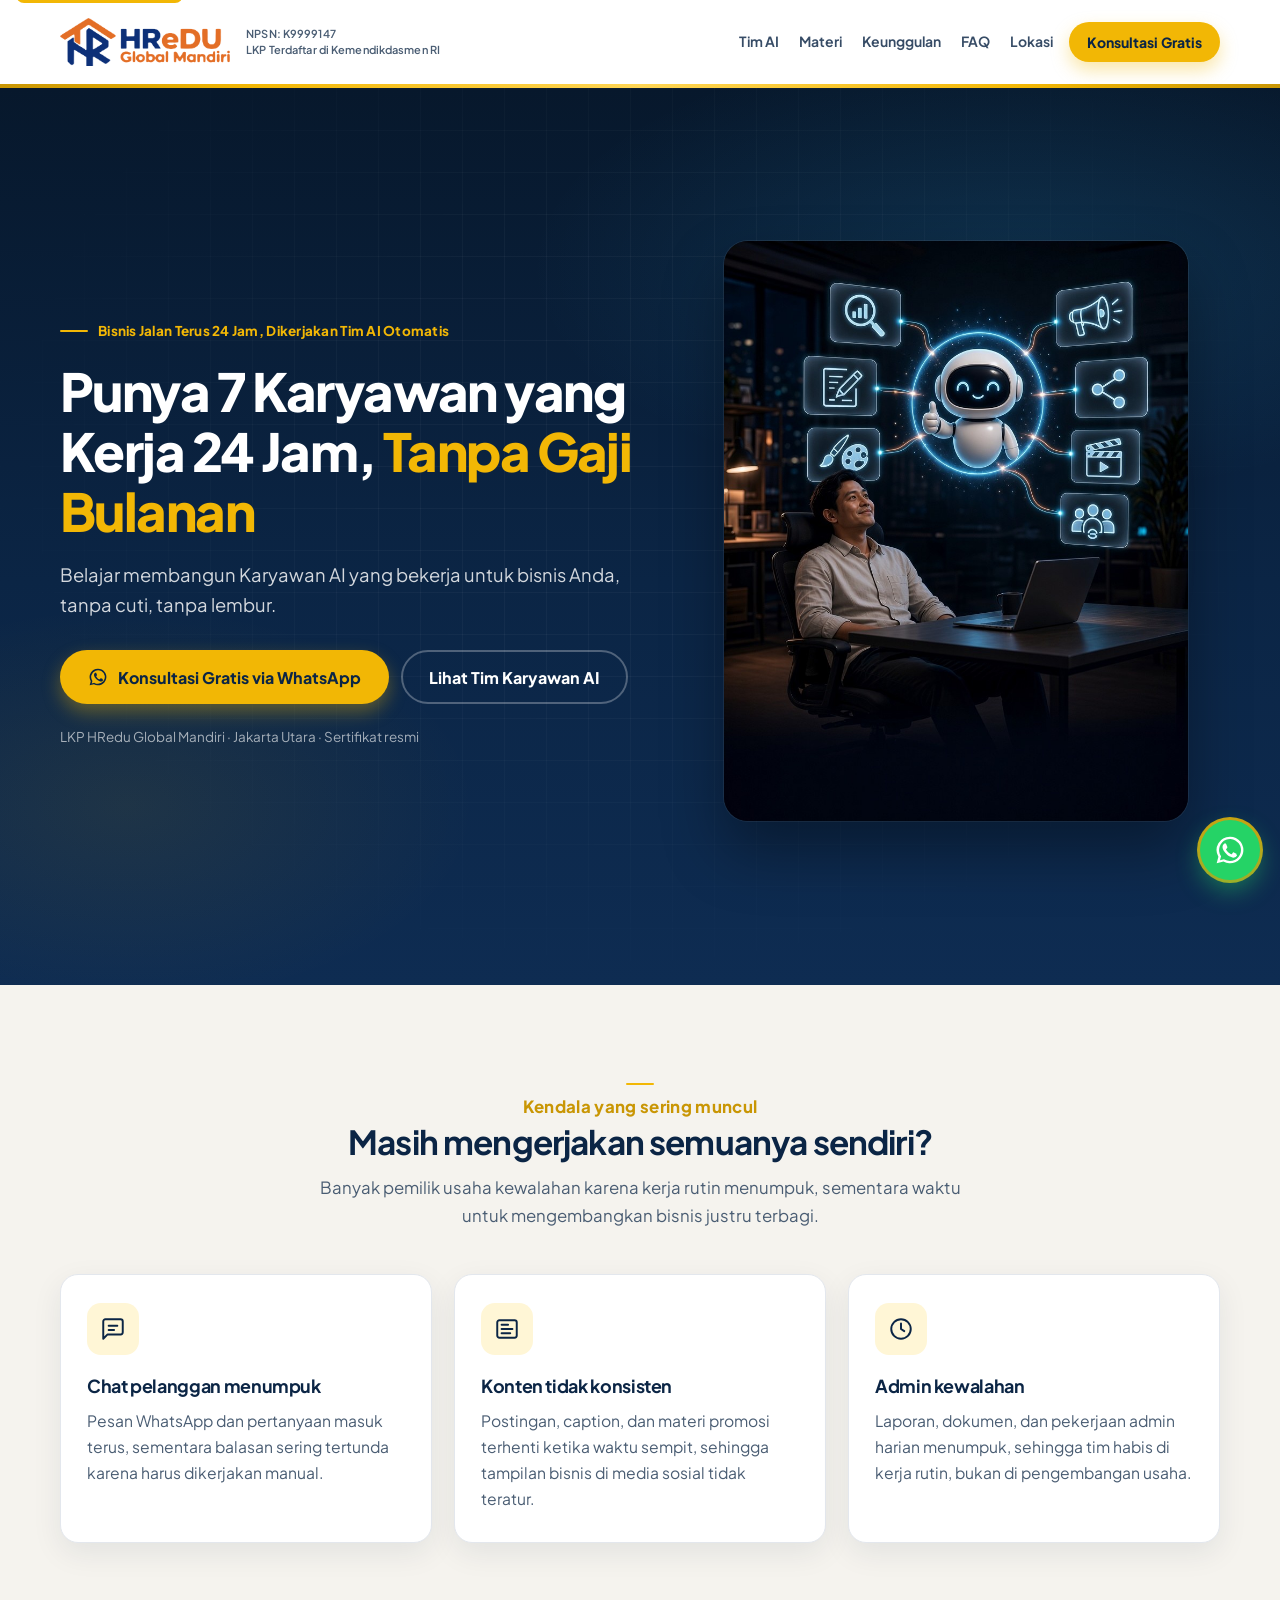
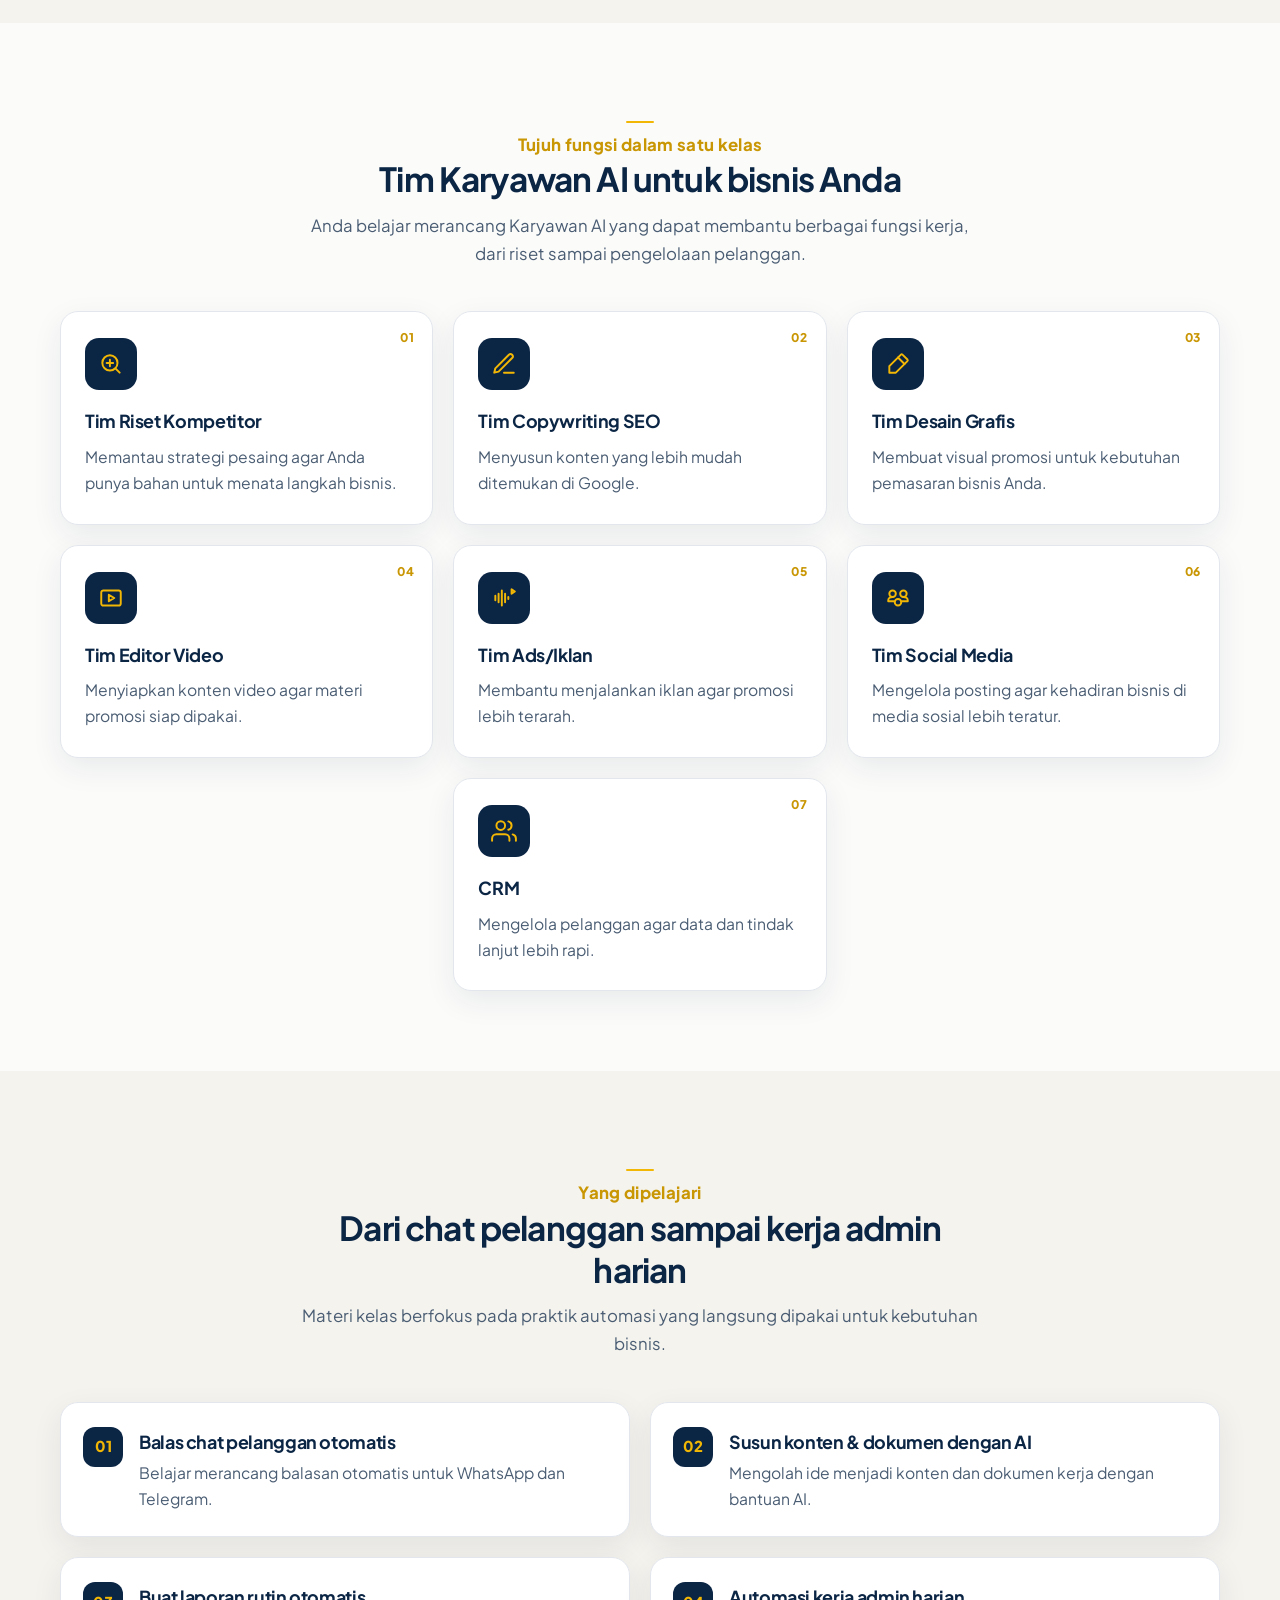
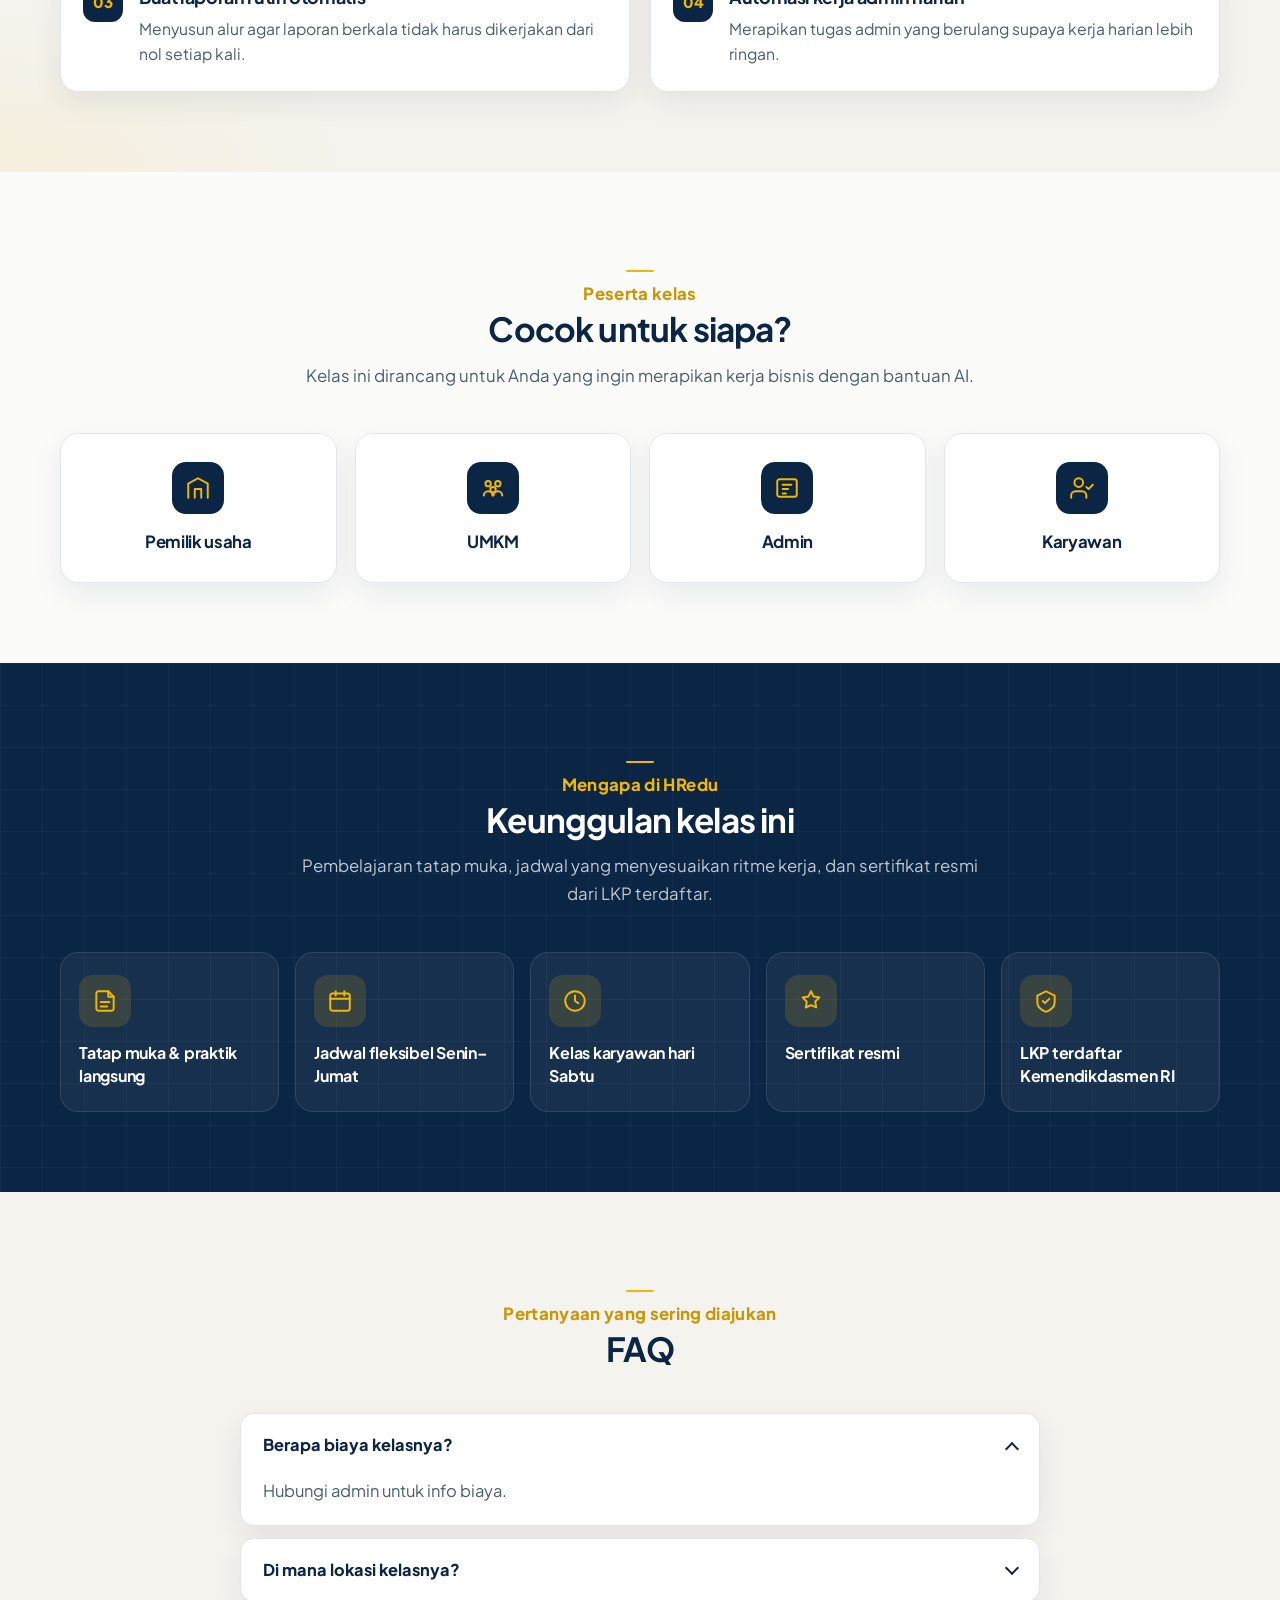
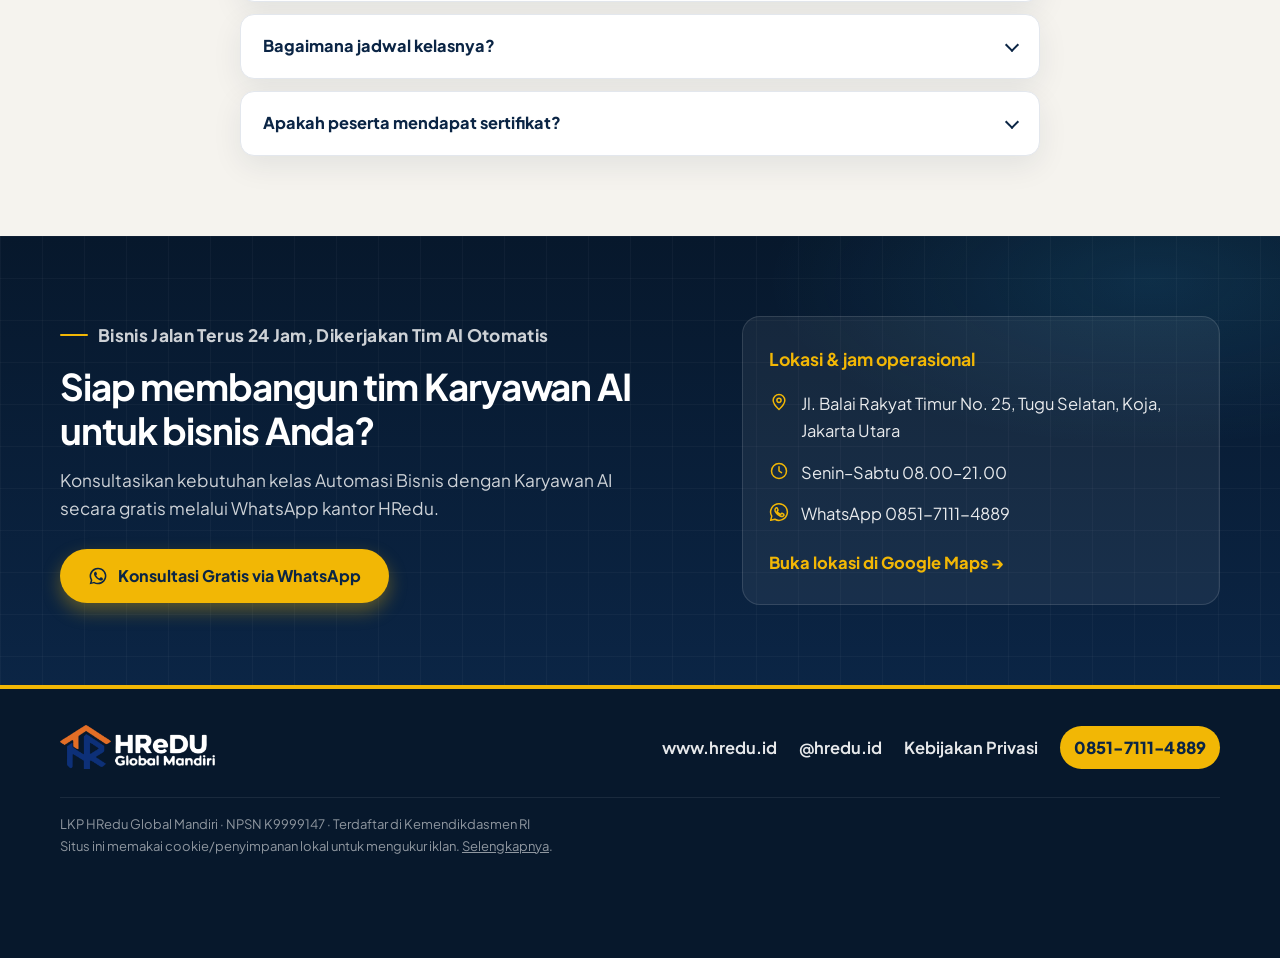
<file: index.html>
<!DOCTYPE html>
<html lang="id">
<head>
  <meta charset="utf-8">
  <meta name="viewport" content="width=device-width, initial-scale=1">
  <title>Kursus Automasi Bisnis dengan Karyawan AI 24 Jam | HRedu</title>
  <meta name="description" content="Belajar membangun Karyawan AI yang bekerja untuk bisnis Anda, tanpa cuti, tanpa lembur. Kursus tatap muka di LKP HRedu Global Mandiri, Jakarta Utara, dengan sertifikat resmi.">
  <meta name="theme-color" content="#0B2545">
  <meta name="author" content="LKP HRedu Global Mandiri">
  <meta property="og:type" content="website">
  <meta property="og:title" content="Kursus Automasi Bisnis dengan Karyawan AI 24 Jam | HRedu">
  <meta property="og:description" content="Belajar membangun Karyawan AI yang bekerja untuk bisnis Anda, tanpa cuti, tanpa lembur. Kursus tatap muka di LKP HRedu Global Mandiri, Jakarta Utara, dengan sertifikat resmi.">
  <meta property="og:image" content="https://ai.hredu.id/og.jpg">
  <meta property="og:url" content="https://ai.hredu.id/">
  <link rel="canonical" href="https://ai.hredu.id/">
  <meta property="og:locale" content="id_ID">
  <meta property="og:site_name" content="HRedu Global Mandiri">
  <meta name="twitter:card" content="summary_large_image">
  <meta name="twitter:title" content="Kursus Automasi Bisnis dengan Karyawan AI 24 Jam | HRedu">
  <meta name="twitter:description" content="Belajar membangun Karyawan AI yang bekerja untuk bisnis Anda, tanpa cuti, tanpa lembur. Kursus tatap muka di LKP HRedu Global Mandiri, Jakarta Utara.">
  <meta name="twitter:image" content="https://ai.hredu.id/og.jpg">
  <link rel="icon" type="image/png" href="favicon.png">
  <link rel="preconnect" href="https://fonts.googleapis.com">
  <link rel="preconnect" href="https://fonts.gstatic.com" crossorigin>
  <link href="https://fonts.googleapis.com/css2?family=Plus+Jakarta+Sans:wght@400;500;600;700;800&display=swap" rel="stylesheet">
  <link rel="stylesheet" href="style.css">
<!-- ===== HRedu Ads Tracking (DRAFT) — tempel di <head> ai.hredu.id, sedini mungkin ===== -->
<!-- Placeholder yang tersisa: URL Apps Script (lihat blok KONFIGURASI). Konversi = impor offline, tidak ada label konversi di tag. -->

<!-- 1) Google tag (gtag.js) untuk akun Google Ads 770-873-8188. Dimuat oleh skrip di bawah hanya jika ID sudah diganti. -->
<script>
(function () {
  'use strict';

  /* ---------- KONFIGURASI ---------- */
  var AW_ID          = 'AW-527986159';            // Google tag ID akun Google Ads 770-873-8188 (dari Ads Specialist)
  var APPS_SCRIPT_URL = 'https://script.google.com/macros/s/AKfycbyX3p_SdyQmYqPwJlaAnu43RFlGMxGvqVemA8Pl9gAjwcSdz_0vjzti9Aqxg827MDCD/exec';       // URL Web App Apps Script (.../exec)
  var PREFIX         = 'AI-';                      // awalan kode referensi
  var DAYS           = 90;
  var STORE_KEY      = 'hredu_ads';                // nama cookie + key localStorage
  var CLICK_KEYS     = ['gclid', 'gbraid', 'wbraid'];
  var UTM_KEYS       = ['utm_source', 'utm_medium', 'utm_campaign', 'utm_term', 'utm_content'];
  var WA_RE          = /^https?:\/\/(wa\.me|api\.whatsapp\.com)\//i;

  var MS = DAYS * 864e5;
  var awReady = AW_ID.indexOf('XXXX') === -1;
  var apsReady = /^https:\/\/script\.google(usercontent)?\.com\//.test(APPS_SCRIPT_URL);

  /* ---------- Google tag ---------- */
  window.dataLayer = window.dataLayer || [];
  window.gtag = window.gtag || function () { window.dataLayer.push(arguments); };
  if (awReady) {
    var s = document.createElement('script');
    s.async = true;
    s.src = 'https://www.googletagmanager.com/gtag/js?id=' + encodeURIComponent(AW_ID);
    document.head.appendChild(s);
    gtag('js', new Date());
    gtag('config', AW_ID);
  }

  /* ---------- Penyimpanan 90 hari (cookie first-party + localStorage) ---------- */
  function getCookie(n) {
    var m = document.cookie.match(new RegExp('(?:^|; )' + n + '=([^;]*)'));
    return m ? decodeURIComponent(m[1]) : null;
  }
  function setCookie(n, v) {
    var c = n + '=' + encodeURIComponent(v) + '; max-age=' + (DAYS * 86400) + '; path=/; SameSite=Lax';
    if (location.protocol === 'https:') c += '; Secure';
    document.cookie = c;
  }
  function parse(s) { try { var o = JSON.parse(s); return o && typeof o === 'object' ? o : null; } catch (e) { return null; } }
  function fresh(o) { return o && o.t && (Date.now() - o.t) < MS ? o : null; }
  function load() {
    var c = null, l = null;
    try { c = fresh(parse(getCookie(STORE_KEY))); } catch (e) {}
    try { l = fresh(parse(localStorage.getItem(STORE_KEY))); } catch (e) {}
    if (c && l) return l.t > c.t ? l : c;
    return c || l || { t: 0, v: {} };
  }
  function save(o) {
    var s = JSON.stringify(o);
    try { setCookie(STORE_KEY, s); } catch (e) {}
    try { localStorage.setItem(STORE_KEY, s); } catch (e) {}
  }

  var params = new URLSearchParams(location.search);
  var data = load(), v = data.v || {}, changed = false;
  if (CLICK_KEYS.some(function (k) { return params.get(k); })) {      // klik iklan baru menimpa yang lama
    CLICK_KEYS.forEach(function (k) { v[k] = (params.get(k) || '').slice(0, 200); });
    changed = true;
  }
  if (UTM_KEYS.some(function (k) { return params.get(k); })) {
    UTM_KEYS.forEach(function (k) { v[k] = (params.get(k) || '').slice(0, 100); });
    changed = true;
  }
  if (changed) { data = { t: Date.now(), v: v }; save(data); }
  else if (data.t) { save(data); }                                     // sinkronkan cookie & localStorage

  function clickId() { return v.gclid || v.gbraid || v.wbraid || ''; }
  var REF = clickId() ? PREFIX + clickId().slice(-8) : PREFIX + 'ORG';
  window.hreduAds = { ref: REF, click: v };                            // untuk debugging/tes

  /* ---------- Tulis ulang link WhatsApp ---------- */
  var REF_TAG_RE = /\s*\[Ref: [^\]]*\]\s*$/;
  function rewrite(a) {
    var href = a.getAttribute('href') || '';
    if (!WA_RE.test(href)) return;
    if (href.indexOf(encodeURIComponent('[Ref: ' + REF + ']')) !== -1) return;   // sudah berisi ref yang sama (idempoten)
    var q = href.indexOf('?'), base = q === -1 ? href : href.slice(0, q), rest = q === -1 ? '' : href.slice(q + 1);
    var parts = rest ? rest.split('&') : [], found = false;
    for (var i = 0; i < parts.length; i++) {
      if (parts[i].indexOf('text=') === 0) {
        var t;
        try { t = decodeURIComponent(parts[i].slice(5).replace(/\+/g, ' ')); } catch (e) { t = parts[i].slice(5); }
        t = t.replace(REF_TAG_RE, '');
        parts[i] = 'text=' + encodeURIComponent(t + ' [Ref: ' + REF + ']');
        found = true;
      }
    }
    if (!found) parts.push('text=' + encodeURIComponent('Halo HRedu [Ref: ' + REF + ']'));
    a.setAttribute('href', base + '?' + parts.join('&'));
    a.setAttribute('data-ref', REF);
  }
  function rewriteAll() {
    var list = document.querySelectorAll('a[href*="wa.me/"], a[href*="api.whatsapp.com/"]');
    for (var i = 0; i < list.length; i++) rewrite(list[i]);
  }
  function startObserver() {
    rewriteAll();
    if (!window.MutationObserver) return;
    var timer = null;
    new MutationObserver(function () {
      clearTimeout(timer);
      timer = setTimeout(rewriteAll, 50);                              // SPA-safe: node baru / href berubah
    }).observe(document.documentElement, { childList: true, subtree: true, attributes: true, attributeFilter: ['href'] });
  }
  if (document.readyState === 'loading') document.addEventListener('DOMContentLoaded', startObserver);
  else startObserver();

  /* ---------- Log klik + event konversi ---------- */
  function wibIso() { return new Date(Date.now() + 7 * 3600 * 1000).toISOString().slice(0, 19) + '+07:00'; }
  function waPosition(a) {
    var all = document.querySelectorAll('a[href*="wa.me/"], a[href*="api.whatsapp.com/"]');
    var idx = Array.prototype.indexOf.call(all, a) + 1;
    var sec = a.closest ? a.closest('header,footer,section,aside,main') : null;
    var where = sec ? (sec.tagName.toLowerCase() + (sec.id ? '#' + sec.id : '')) : 'body';
    if (/float/.test(a.className || '')) where = 'floating';
    return where + ' (#' + idx + ' dari ' + all.length + ')';
  }
  function logClick(a) {
    var p = new URLSearchParams();
    p.set('sumber', 'wa_click');
    p.set('waktu', wibIso());
    CLICK_KEYS.concat(UTM_KEYS).forEach(function (k) { p.set(k, v[k] || ''); });
    p.set('ref', REF);
    p.set('tombol', (a.textContent || '').replace(/\s+/g, ' ').trim().slice(0, 80));
    p.set('posisi', waPosition(a));
    p.set('url', location.href);
    if (apsReady) {
      var body = p.toString(), ok = false;
      try { if (navigator.sendBeacon) ok = navigator.sendBeacon(APPS_SCRIPT_URL, new Blob([body], { type: 'application/x-www-form-urlencoded' })); } catch (e) {}
      if (!ok) {
        try { fetch(APPS_SCRIPT_URL, { method: 'POST', mode: 'no-cors', keepalive: true, headers: { 'Content-Type': 'application/x-www-form-urlencoded;charset=UTF-8' }, body: body }); } catch (e) {}
      }
    }
    if (awReady) {
      gtag('event', 'wa_click', { ref: REF });                         // event biasa (BUKAN konversi; tanpa send_to)
    }
  }
  document.addEventListener('click', function (e) {                    // delegasi: tahan SPA & elemen dinamis
    var a = e.target && e.target.closest ? e.target.closest('a[href]') : null;
    if (!a || !WA_RE.test(a.getAttribute('href') || '')) return;
    logClick(a);
  }, true);
})();
</script>
</head>
<body>
  <a class="skip-link" href="#konten">Lewati ke konten</a>

  <header class="site-header">
    <div class="header-inner">
      <a class="brand" href="#beranda">
        <img class="brand-logo" src="logo_hredu.png" width="170" height="48" alt="HRedu Global Mandiri">
      </a>
      <p class="brand-meta">
        <span>NPSN: K9999147</span>
        <span>LKP Terdaftar di Kemendikdasmen RI</span>
      </p>
      <nav class="site-nav" id="site-nav" aria-label="Navigasi utama">
        <a href="#tim">Tim AI</a>
        <a href="#materi">Materi</a>
        <a href="#keunggulan">Keunggulan</a>
        <a href="#faq">FAQ</a>
        <a href="#lokasi">Lokasi</a>
      </nav>
      <a class="btn btn-gold btn-sm header-cta" href="https://wa.me/6285171114889?text=Halo%20HRedu%2C%20saya%20mau%20info%20kelas%20Automasi%20Bisnis%20dengan%20Karyawan%20AI">Konsultasi Gratis</a>
      <button class="nav-toggle" type="button" aria-expanded="false" aria-controls="site-nav" aria-label="Buka menu">
        <span></span><span></span><span></span>
      </button>
    </div>
    <div class="gold-bar" aria-hidden="true"></div>
  </header>

  <main id="konten">
    <section class="hero" id="beranda">
      <div class="hero-inner">
        <div class="hero-copy">
          <p class="kicker">Bisnis Jalan Terus 24 Jam, Dikerjakan Tim AI Otomatis</p>
          <h1>Punya 7 Karyawan yang Kerja 24 Jam, <span class="gold">Tanpa Gaji Bulanan</span></h1>
          <p class="hero-sub">Belajar membangun Karyawan AI yang bekerja untuk bisnis Anda, tanpa cuti, tanpa lembur.</p>
          <div class="hero-actions">
            <a class="btn btn-gold btn-lg" href="https://wa.me/6285171114889?text=Halo%20HRedu%2C%20saya%20mau%20info%20kelas%20Automasi%20Bisnis%20dengan%20Karyawan%20AI">
              <svg width="20" height="20" viewBox="0 0 24 24" fill="currentColor" aria-hidden="true"><path d="M17.5 14.4c-.3-.1-1.6-.8-1.8-.9s-.4-.1-.6.1-.7.9-.9 1.1-.3.2-.6.1a7.4 7.4 0 0 1-2.2-1.4 8.2 8.2 0 0 1-1.5-1.9c-.2-.3 0-.4.1-.6l.5-.6.3-.4v-.5c0-.2-.6-1.5-.8-2s-.4-.5-.6-.5h-.5c-.2 0-.5.1-.7.3-.3.3-1 1-1 2.4s1 2.8 1.2 3 2 3.1 4.9 4.2c1.2.5 2 .7 2.7.6a3 3 0 0 0 1.9-1.3c.2-.4.2-.8.1-.9l-.5-.2z"/><path d="M12 2a10 10 0 0 0-8.7 15L2 22l5.1-1.3A10 10 0 1 0 12 2zm0 18.2a8.2 8.2 0 0 1-4.2-1.1l-.3-.2-3 .8.8-3-.2-.3A8.2 8.2 0 1 1 12 20.2z"/></svg>
              Konsultasi Gratis via WhatsApp
            </a>
            <a class="btn btn-ghost btn-lg" href="#tim">Lihat Tim Karyawan AI</a>
          </div>
          <p class="hero-note">LKP HRedu Global Mandiri · Jakarta Utara · Sertifikat resmi</p>
        </div>
        <div class="hero-visual">
          <figure class="hero-frame">
            <img src="hero.jpg" width="864" height="1152" alt="Ilustrasi pemilik usaha yang didampingi asisten AI beserta ikon tujuh tim kerja otomatis">
          </figure>
        </div>
      </div>
    </section>

    <section class="pain" id="kendala" aria-labelledby="kendala-title">
      <div class="wrap">
        <div class="section-head">
          <p class="kicker">Kendala yang sering muncul</p>
          <h2 id="kendala-title">Masih mengerjakan semuanya sendiri?</h2>
          <p>Banyak pemilik usaha kewalahan karena kerja rutin menumpuk, sementara waktu untuk mengembangkan bisnis justru terbagi.</p>
        </div>
        <div class="pain-grid">
          <article class="pain-card">
            <div class="icon-bubble" aria-hidden="true">
              <svg viewBox="0 0 24 24" fill="none" stroke="currentColor" stroke-width="1.8" stroke-linecap="round" stroke-linejoin="round"><path d="M21 15a2 2 0 0 1-2 2H7l-4 4V5a2 2 0 0 1 2-2h14a2 2 0 0 1 2 2z"/><path d="M8 9h8M8 13h5"/></svg>
            </div>
            <h3>Chat pelanggan menumpuk</h3>
            <p>Pesan WhatsApp dan pertanyaan masuk terus, sementara balasan sering tertunda karena harus dikerjakan manual.</p>
          </article>
          <article class="pain-card">
            <div class="icon-bubble" aria-hidden="true">
              <svg viewBox="0 0 24 24" fill="none" stroke="currentColor" stroke-width="1.8" stroke-linecap="round" stroke-linejoin="round"><rect x="3" y="4" width="18" height="16" rx="2"/><path d="M7 8h6M7 12h10M7 16h8"/></svg>
            </div>
            <h3>Konten tidak konsisten</h3>
            <p>Postingan, caption, dan materi promosi terhenti ketika waktu sempit, sehingga tampilan bisnis di media sosial tidak teratur.</p>
          </article>
          <article class="pain-card">
            <div class="icon-bubble" aria-hidden="true">
              <svg viewBox="0 0 24 24" fill="none" stroke="currentColor" stroke-width="1.8" stroke-linecap="round" stroke-linejoin="round"><circle cx="12" cy="12" r="9"/><path d="M12 7v5l3 2"/></svg>
            </div>
            <h3>Admin kewalahan</h3>
            <p>Laporan, dokumen, dan pekerjaan admin harian menumpuk, sehingga tim habis di kerja rutin, bukan di pengembangan usaha.</p>
          </article>
        </div>
      </div>
    </section>

    <section class="teams" id="tim" aria-labelledby="tim-title">
      <div class="wrap">
        <div class="section-head">
          <p class="kicker">Tujuh fungsi dalam satu kelas</p>
          <h2 id="tim-title">Tim Karyawan AI untuk bisnis Anda</h2>
          <p>Anda belajar merancang Karyawan AI yang dapat membantu berbagai fungsi kerja, dari riset sampai pengelolaan pelanggan.</p>
        </div>
        <div class="team-grid">
          <article class="team-card">
            <span class="team-num">01</span>
            <div class="icon-bubble" aria-hidden="true">
              <svg viewBox="0 0 24 24" fill="none" stroke="currentColor" stroke-width="1.8" stroke-linecap="round" stroke-linejoin="round"><circle cx="11" cy="11" r="7"/><path d="M20 20l-3.5-3.5"/><path d="M8 11h6M11 8v6"/></svg>
            </div>
            <h3>Tim Riset Kompetitor</h3>
            <p>Memantau strategi pesaing agar Anda punya bahan untuk menata langkah bisnis.</p>
          </article>
          <article class="team-card">
            <span class="team-num">02</span>
            <div class="icon-bubble" aria-hidden="true">
              <svg viewBox="0 0 24 24" fill="none" stroke="currentColor" stroke-width="1.8" stroke-linecap="round" stroke-linejoin="round"><path d="M12 20h9"/><path d="M16.5 3.5a2.1 2.1 0 0 1 3 3L7 19l-4 1 1-4 12.5-12.5z"/></svg>
            </div>
            <h3>Tim Copywriting SEO</h3>
            <p>Menyusun konten yang lebih mudah ditemukan di Google.</p>
          </article>
          <article class="team-card">
            <span class="team-num">03</span>
            <div class="icon-bubble" aria-hidden="true">
              <svg viewBox="0 0 24 24" fill="none" stroke="currentColor" stroke-width="1.8" stroke-linecap="round" stroke-linejoin="round"><path d="M14.7 3.3a1 1 0 0 1 1.4 0l4.6 4.6a1 1 0 0 1 0 1.4L10 20H4v-6L14.7 3.3z"/><path d="M12 6l6 6"/></svg>
            </div>
            <h3>Tim Desain Grafis</h3>
            <p>Membuat visual promosi untuk kebutuhan pemasaran bisnis Anda.</p>
          </article>
          <article class="team-card">
            <span class="team-num">04</span>
            <div class="icon-bubble" aria-hidden="true">
              <svg viewBox="0 0 24 24" fill="none" stroke="currentColor" stroke-width="1.8" stroke-linecap="round" stroke-linejoin="round"><rect x="3" y="5" width="18" height="14" rx="2"/><path d="M10 9l5 3-5 3V9z"/></svg>
            </div>
            <h3>Tim Editor Video</h3>
            <p>Menyiapkan konten video agar materi promosi siap dipakai.</p>
          </article>
          <article class="team-card">
            <span class="team-num">05</span>
            <div class="icon-bubble" aria-hidden="true">
              <svg viewBox="0 0 24 24" fill="none" stroke="currentColor" stroke-width="1.8" stroke-linecap="round" stroke-linejoin="round"><path d="M4 10v4M7 8v8M10 5v14M13 8v8M16 11v2"/><path d="M19 4v4l3-2-3-2z"/></svg>
            </div>
            <h3>Tim Ads/Iklan</h3>
            <p>Membantu menjalankan iklan agar promosi lebih terarah.</p>
          </article>
          <article class="team-card">
            <span class="team-num">06</span>
            <div class="icon-bubble" aria-hidden="true">
              <svg viewBox="0 0 24 24" fill="none" stroke="currentColor" stroke-width="1.8" stroke-linecap="round" stroke-linejoin="round"><circle cx="7" cy="8" r="3"/><circle cx="17" cy="8" r="3"/><circle cx="12" cy="16" r="3"/><path d="M7 11c-2.2 0-4 1.3-4 3v1h5M17 11c2.2 0 4 1.3 4 3v1h-5"/></svg>
            </div>
            <h3>Tim Social Media</h3>
            <p>Mengelola posting agar kehadiran bisnis di media sosial lebih teratur.</p>
          </article>
          <article class="team-card">
            <span class="team-num">07</span>
            <div class="icon-bubble" aria-hidden="true">
              <svg viewBox="0 0 24 24" fill="none" stroke="currentColor" stroke-width="1.8" stroke-linecap="round" stroke-linejoin="round"><path d="M17 21v-2a4 4 0 0 0-4-4H5a4 4 0 0 0-4 4v2"/><circle cx="9" cy="7" r="4"/><path d="M23 21v-2a4 4 0 0 0-3-3.87M16 3.13a4 4 0 0 1 0 7.75"/></svg>
            </div>
            <h3>CRM</h3>
            <p>Mengelola pelanggan agar data dan tindak lanjut lebih rapi.</p>
          </article>
        </div>
      </div>
    </section>

    <section class="learn" id="materi" aria-labelledby="materi-title">
      <div class="wrap">
        <div class="section-head">
          <p class="kicker">Yang dipelajari</p>
          <h2 id="materi-title">Dari chat pelanggan sampai kerja admin harian</h2>
          <p>Materi kelas berfokus pada praktik automasi yang langsung dipakai untuk kebutuhan bisnis.</p>
        </div>
        <div class="learn-grid">
          <article class="learn-card">
            <div class="learn-num">01</div>
            <div>
              <h3>Balas chat pelanggan otomatis</h3>
              <p>Belajar merancang balasan otomatis untuk WhatsApp dan Telegram.</p>
            </div>
          </article>
          <article class="learn-card">
            <div class="learn-num">02</div>
            <div>
              <h3>Susun konten &amp; dokumen dengan AI</h3>
              <p>Mengolah ide menjadi konten dan dokumen kerja dengan bantuan AI.</p>
            </div>
          </article>
          <article class="learn-card">
            <div class="learn-num">03</div>
            <div>
              <h3>Buat laporan rutin otomatis</h3>
              <p>Menyusun alur agar laporan berkala tidak harus dikerjakan dari nol setiap kali.</p>
            </div>
          </article>
          <article class="learn-card">
            <div class="learn-num">04</div>
            <div>
              <h3>Automasi kerja admin harian</h3>
              <p>Merapikan tugas admin yang berulang supaya kerja harian lebih ringan.</p>
            </div>
          </article>
        </div>
      </div>
    </section>

    <section class="fit" id="cocok" aria-labelledby="cocok-title">
      <div class="wrap">
        <div class="section-head">
          <p class="kicker">Peserta kelas</p>
          <h2 id="cocok-title">Cocok untuk siapa?</h2>
          <p>Kelas ini dirancang untuk Anda yang ingin merapikan kerja bisnis dengan bantuan AI.</p>
        </div>
        <div class="fit-grid">
          <article class="fit-card">
            <div class="icon-bubble" aria-hidden="true">
              <svg viewBox="0 0 24 24" fill="none" stroke="currentColor" stroke-width="1.8" stroke-linecap="round" stroke-linejoin="round"><path d="M3 21V8l9-5 9 5v13"/><path d="M9 21v-8h6v8"/></svg>
            </div>
            <h3>Pemilik usaha</h3>
          </article>
          <article class="fit-card">
            <div class="icon-bubble" aria-hidden="true">
              <svg viewBox="0 0 24 24" fill="none" stroke="currentColor" stroke-width="1.8" stroke-linecap="round" stroke-linejoin="round"><circle cx="7.5" cy="8" r="2.5"/><circle cx="16.5" cy="8" r="2.5"/><circle cx="12" cy="13.5" r="2.5"/><path d="M3.5 19a4 4 0 0 1 8 0M12.5 19a4 4 0 0 1 8 0"/></svg>
            </div>
            <h3>UMKM</h3>
          </article>
          <article class="fit-card">
            <div class="icon-bubble" aria-hidden="true">
              <svg viewBox="0 0 24 24" fill="none" stroke="currentColor" stroke-width="1.8" stroke-linecap="round" stroke-linejoin="round"><rect x="3" y="4" width="18" height="16" rx="2"/><path d="M8 9h8M8 13h5M8 17h3"/></svg>
            </div>
            <h3>Admin</h3>
          </article>
          <article class="fit-card">
            <div class="icon-bubble" aria-hidden="true">
              <svg viewBox="0 0 24 24" fill="none" stroke="currentColor" stroke-width="1.8" stroke-linecap="round" stroke-linejoin="round"><path d="M16 21v-2a4 4 0 0 0-4-4H6a4 4 0 0 0-4 4v2"/><circle cx="9" cy="7" r="4"/><path d="M16 11l2 2 4-4"/></svg>
            </div>
            <h3>Karyawan</h3>
          </article>
        </div>
      </div>
    </section>

    <section class="plus" id="keunggulan" aria-labelledby="plus-title">
      <div class="wrap">
        <div class="section-head">
          <p class="kicker">Mengapa di HRedu</p>
          <h2 id="plus-title">Keunggulan kelas ini</h2>
          <p>Pembelajaran tatap muka, jadwal yang menyesuaikan ritme kerja, dan sertifikat resmi dari LKP terdaftar.</p>
        </div>
        <div class="plus-grid">
          <article class="plus-item">
            <div class="icon-bubble" aria-hidden="true">
              <svg viewBox="0 0 24 24" fill="none" stroke="currentColor" stroke-width="1.8" stroke-linecap="round" stroke-linejoin="round"><path d="M4 19V5a2 2 0 0 1 2-2h9l5 5v11a2 2 0 0 1-2 2H6a2 2 0 0 1-2-2z"/><path d="M15 3v5h5"/><path d="M8 13h8M8 17h6"/></svg>
            </div>
            <h3>Tatap muka &amp; praktik langsung</h3>
          </article>
          <article class="plus-item">
            <div class="icon-bubble" aria-hidden="true">
              <svg viewBox="0 0 24 24" fill="none" stroke="currentColor" stroke-width="1.8" stroke-linecap="round" stroke-linejoin="round"><rect x="3" y="5" width="18" height="16" rx="2"/><path d="M3 10h18M8 3v4M16 3v4"/></svg>
            </div>
            <h3>Jadwal fleksibel Senin–Jumat</h3>
          </article>
          <article class="plus-item">
            <div class="icon-bubble" aria-hidden="true">
              <svg viewBox="0 0 24 24" fill="none" stroke="currentColor" stroke-width="1.8" stroke-linecap="round" stroke-linejoin="round"><circle cx="12" cy="12" r="9"/><path d="M12 7v5l3 2"/></svg>
            </div>
            <h3>Kelas karyawan hari Sabtu</h3>
          </article>
          <article class="plus-item">
            <div class="icon-bubble" aria-hidden="true">
              <svg viewBox="0 0 24 24" fill="none" stroke="currentColor" stroke-width="1.8" stroke-linecap="round" stroke-linejoin="round"><path d="M12 3l2.4 4.9 5.4.8-3.9 3.8.9 5.4L12 15.8 7.2 18l.9-5.4L4.2 8.7l5.4-.8L12 3z"/></svg>
            </div>
            <h3>Sertifikat resmi</h3>
          </article>
          <article class="plus-item">
            <div class="icon-bubble" aria-hidden="true">
              <svg viewBox="0 0 24 24" fill="none" stroke="currentColor" stroke-width="1.8" stroke-linecap="round" stroke-linejoin="round"><path d="M12 3l8 4v6c0 5-3.5 7.5-8 9-4.5-1.5-8-4-8-9V7l8-4z"/><path d="M9 12l2 2 4-4"/></svg>
            </div>
            <h3>LKP terdaftar Kemendikdasmen RI</h3>
          </article>
        </div>
      </div>
    </section>

    <section class="faq" id="faq" aria-labelledby="faq-title">
      <div class="wrap">
        <div class="section-head">
          <p class="kicker">Pertanyaan yang sering diajukan</p>
          <h2 id="faq-title">FAQ</h2>
        </div>
        <div class="faq-list">
          <details class="faq-item" open>
            <summary>Berapa biaya kelasnya?</summary>
            <p class="faq-body">Hubungi admin untuk info biaya.</p>
          </details>
          <details class="faq-item">
            <summary>Di mana lokasi kelasnya?</summary>
            <p class="faq-body">Kelas berlangsung di LKP HRedu Global Mandiri, Jl. Balai Rakyat Timur No. 25, Tugu Selatan, Koja, Jakarta Utara. <a href="https://www.google.com/maps/search/?api=1&amp;query=Jl.%20Balai%20Rakyat%20Timur%20No.%2025%2C%20Tugu%20Selatan%2C%20Koja%2C%20Jakarta%20Utara" target="_blank" rel="noopener noreferrer">Buka di Google Maps</a>.</p>
          </details>
          <details class="faq-item">
            <summary>Bagaimana jadwal kelasnya?</summary>
            <p class="faq-body">Jadwal fleksibel Senin–Jumat, dan tersedia kelas karyawan hari Sabtu. Operasional lembaga Senin–Sabtu pukul 08.00–21.00.</p>
          </details>
          <details class="faq-item">
            <summary>Apakah peserta mendapat sertifikat?</summary>
            <p class="faq-body">Ya, peserta mendapatkan sertifikat resmi. LKP HRedu Global Mandiri terdaftar di Kemendikdasmen RI dengan NPSN K9999147.</p>
          </details>
        </div>
      </div>
    </section>

    <section class="final-cta" id="lokasi" aria-labelledby="cta-title">
      <div class="wrap">
        <div class="cta-grid">
          <div class="cta-copy">
            <p class="kicker">Bisnis Jalan Terus 24 Jam, Dikerjakan Tim AI Otomatis</p>
            <h2 id="cta-title">Siap membangun tim Karyawan AI untuk bisnis Anda?</h2>
            <p>Konsultasikan kebutuhan kelas Automasi Bisnis dengan Karyawan AI secara gratis melalui WhatsApp kantor HRedu.</p>
            <a class="btn btn-gold btn-lg" href="https://wa.me/6285171114889?text=Halo%20HRedu%2C%20saya%20mau%20info%20kelas%20Automasi%20Bisnis%20dengan%20Karyawan%20AI">
              <svg width="20" height="20" viewBox="0 0 24 24" fill="currentColor" aria-hidden="true"><path d="M17.5 14.4c-.3-.1-1.6-.8-1.8-.9s-.4-.1-.6.1-.7.9-.9 1.1-.3.2-.6.1a7.4 7.4 0 0 1-2.2-1.4 8.2 8.2 0 0 1-1.5-1.9c-.2-.3 0-.4.1-.6l.5-.6.3-.4v-.5c0-.2-.6-1.5-.8-2s-.4-.5-.6-.5h-.5c-.2 0-.5.1-.7.3-.3.3-1 1-1 2.4s1 2.8 1.2 3 2 3.1 4.9 4.2c1.2.5 2 .7 2.7.6a3 3 0 0 0 1.9-1.3c.2-.4.2-.8.1-.9l-.5-.2z"/><path d="M12 2a10 10 0 0 0-8.7 15L2 22l5.1-1.3A10 10 0 1 0 12 2zm0 18.2a8.2 8.2 0 0 1-4.2-1.1l-.3-.2-3 .8.8-3-.2-.3A8.2 8.2 0 1 1 12 20.2z"/></svg>
              Konsultasi Gratis via WhatsApp
            </a>
          </div>
          <aside class="loc-card">
            <h3>Lokasi &amp; jam operasional</h3>
            <div class="loc-row">
              <svg width="20" height="20" viewBox="0 0 24 24" fill="none" stroke="currentColor" stroke-width="1.8" stroke-linecap="round" stroke-linejoin="round" aria-hidden="true"><path d="M12 21s7-6.2 7-11a7 7 0 1 0-14 0c0 4.8 7 11 7 11z"/><circle cx="12" cy="10" r="2.5"/></svg>
              <div>Jl. Balai Rakyat Timur No. 25, Tugu Selatan, Koja, Jakarta Utara</div>
            </div>
            <div class="loc-row">
              <svg width="20" height="20" viewBox="0 0 24 24" fill="none" stroke="currentColor" stroke-width="1.8" stroke-linecap="round" stroke-linejoin="round" aria-hidden="true"><circle cx="12" cy="12" r="9"/><path d="M12 7v5l3 2"/></svg>
              <div>Senin–Sabtu 08.00–21.00</div>
            </div>
            <div class="loc-row">
              <svg width="20" height="20" viewBox="0 0 24 24" fill="none" stroke="currentColor" stroke-width="1.8" stroke-linecap="round" stroke-linejoin="round" aria-hidden="true"><path d="M17.5 14.4c-.3-.1-1.6-.8-1.8-.9s-.4-.1-.6.1-.7.9-.9 1.1-.3.2-.6.1a7.4 7.4 0 0 1-2.2-1.4 8.2 8.2 0 0 1-1.5-1.9c-.2-.3 0-.4.1-.6l.5-.6.3-.4v-.5c0-.2-.6-1.5-.8-2s-.4-.5-.6-.5h-.5c-.2 0-.5.1-.7.3-.3.3-1 1-1 2.4s1 2.8 1.2 3 2 3.1 4.9 4.2c1.2.5 2 .7 2.7.6a3 3 0 0 0 1.9-1.3c.2-.4.2-.8.1-.9l-.5-.2z"/><path d="M12 2a10 10 0 0 0-8.7 15L2 22l5.1-1.3A10 10 0 1 0 12 2z" /></svg>
              <div>WhatsApp 0851-7111-4889</div>
            </div>
            <a class="map-link" href="https://www.google.com/maps/search/?api=1&amp;query=Jl.%20Balai%20Rakyat%20Timur%20No.%2025%2C%20Tugu%20Selatan%2C%20Koja%2C%20Jakarta%20Utara" target="_blank" rel="noopener noreferrer">Buka lokasi di Google Maps →</a>
          </aside>
        </div>
      </div>
    </section>
  </main>

  <footer class="site-footer">
    <div class="footer-inner">
      <div class="footer-brand">
        <img src="logo_hredu_dark.png" width="156" height="44" alt="HRedu Global Mandiri">
      </div>
      <div class="footer-links">
        <a href="https://www.hredu.id/" target="_blank" rel="noopener noreferrer">www.hredu.id</a>
        <a href="https://www.instagram.com/hredu.id/" target="_blank" rel="noopener noreferrer">@hredu.id</a>
        <a href="kebijakan-privasi.html">Kebijakan Privasi</a>
        <a class="wa-pill" href="https://wa.me/6285171114889?text=Halo%20HRedu%2C%20saya%20mau%20info%20kelas%20Automasi%20Bisnis%20dengan%20Karyawan%20AI">0851-7111-4889</a>
      </div>
      <p class="footer-copy">LKP HRedu Global Mandiri · NPSN K9999147 · Terdaftar di Kemendikdasmen RI<br>Situs ini memakai cookie/penyimpanan lokal untuk mengukur iklan. <a href="kebijakan-privasi.html" style="color:inherit;text-decoration:underline">Selengkapnya</a>.</p>
    </div>
  </footer>

  <a class="float-wa" href="https://wa.me/6285171114889?text=Halo%20HRedu%2C%20saya%20mau%20info%20kelas%20Automasi%20Bisnis%20dengan%20Karyawan%20AI" target="_blank" rel="noopener noreferrer">
    <span>Chat WhatsApp 0851-7111-4889</span>
    <svg viewBox="0 0 24 24" fill="currentColor" aria-hidden="true"><path d="M12 2a10 10 0 0 0-8.7 15L2 22l5.1-1.3A10 10 0 1 0 12 2zm0 18.2a8.2 8.2 0 0 1-4.2-1.1l-.3-.2-3 .8.8-3-.2-.3A8.2 8.2 0 1 1 12 20.2zm4.7-5.5c-.3-.1-1.6-.8-1.8-.9s-.4-.1-.6.1-.7.9-.9 1.1-.3.2-.6.1a7.4 7.4 0 0 1-2.2-1.4 8.2 8.2 0 0 1-1.5-1.9c-.2-.3 0-.4.1-.6l.5-.6.3-.4v-.5c0-.2-.6-1.5-.8-2s-.4-.5-.6-.5h-.5c-.2 0-.5.1-.7.3-.3.3-1 1-1 2.4s1 2.8 1.2 3 2 3.1 4.9 4.2c1.2.5 2 .7 2.7.6a3 3 0 0 0 1.9-1.3c.2-.4.2-.8.1-.9l-.5-.2z"/></svg>
  </a>

  <script>
    (function () {
      var toggle = document.querySelector(".nav-toggle");
      var nav = document.getElementById("site-nav");
      if (!toggle || !nav) return;
      toggle.addEventListener("click", function () {
        var open = nav.classList.toggle("is-open");
        toggle.setAttribute("aria-expanded", open ? "true" : "false");
        toggle.setAttribute("aria-label", open ? "Tutup menu" : "Buka menu");
      });
      nav.querySelectorAll("a").forEach(function (link) {
        link.addEventListener("click", function () {
          nav.classList.remove("is-open");
          toggle.setAttribute("aria-expanded", "false");
          toggle.setAttribute("aria-label", "Buka menu");
        });
      });
    })();
  </script>
</body>
</html>
</file>
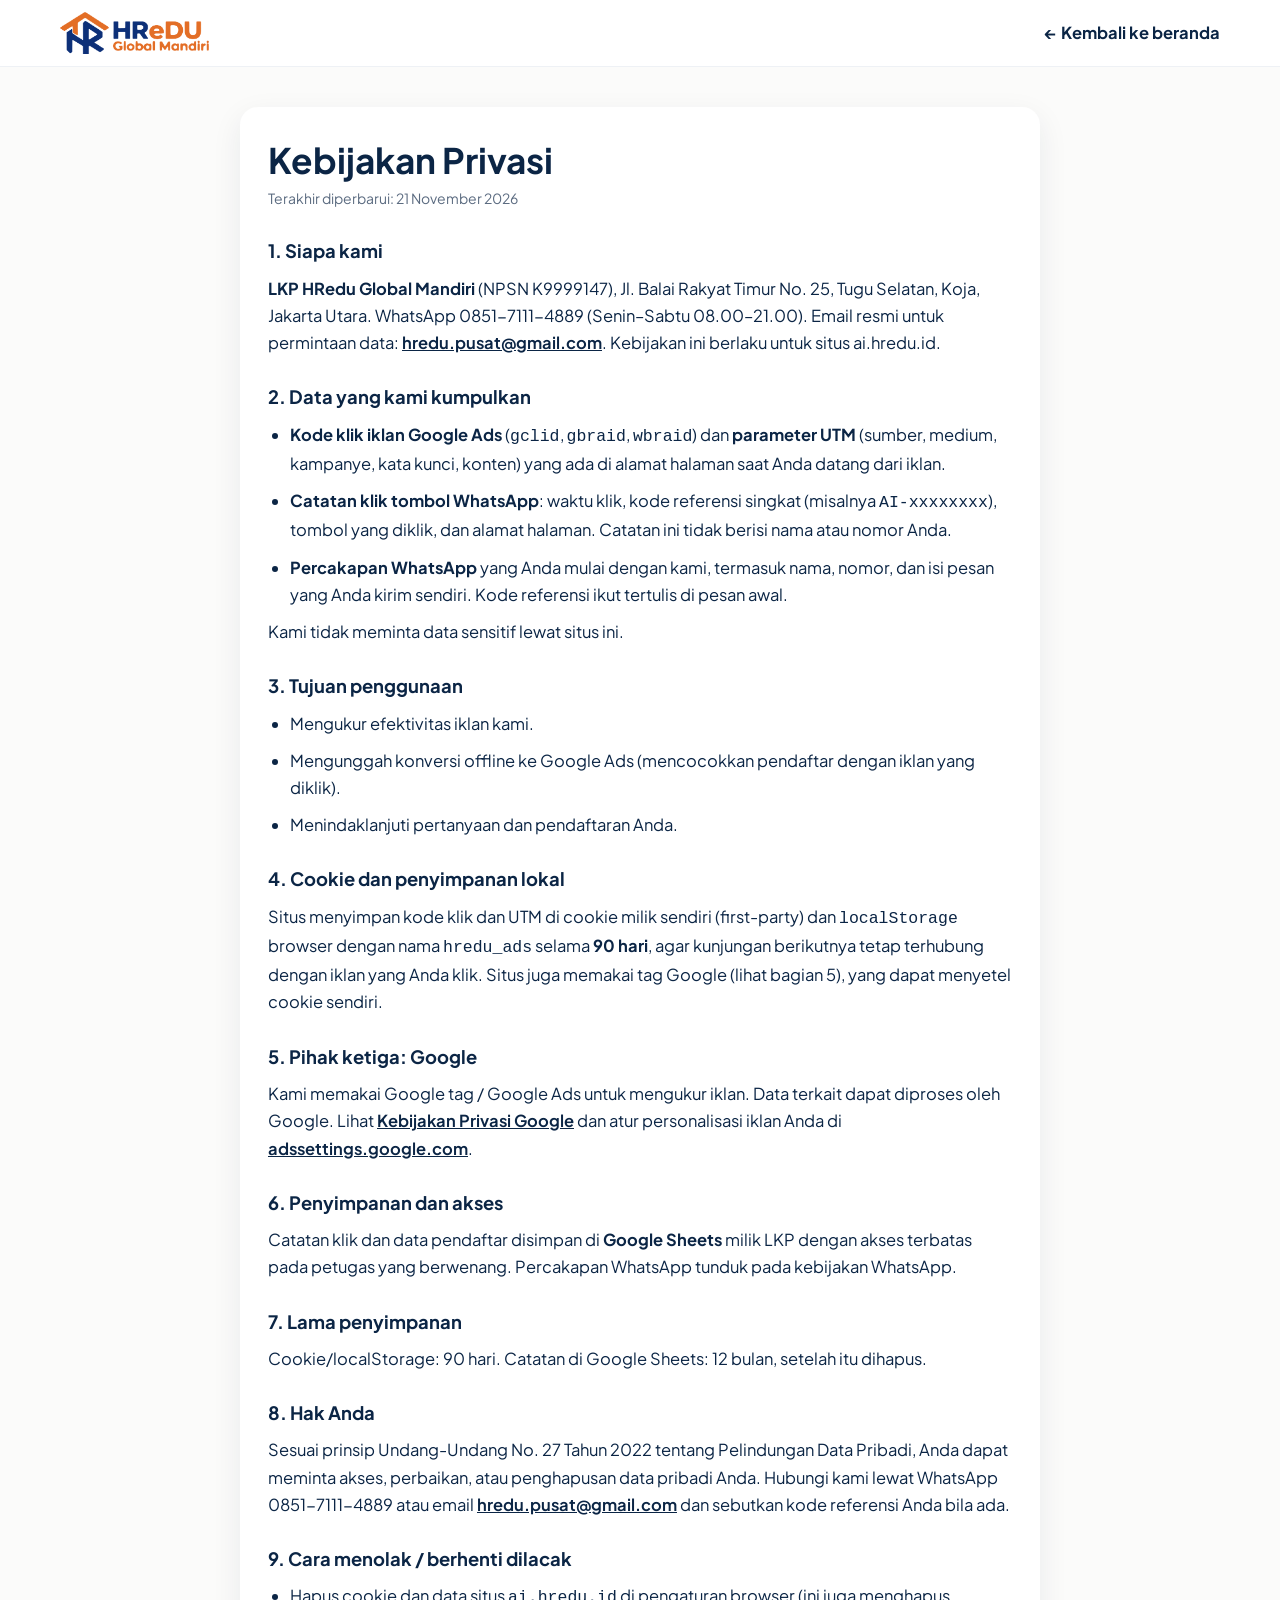
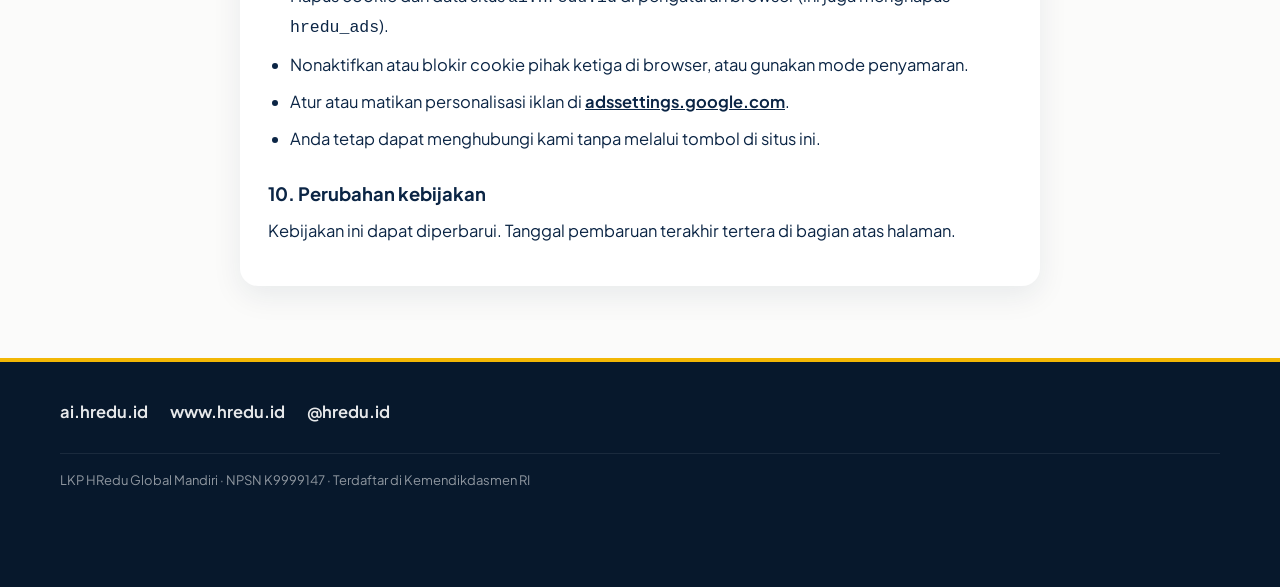
<file: kebijakan-privasi.html>
<!DOCTYPE html>
<html lang="id">
<head>
  <meta charset="utf-8">
  <meta name="viewport" content="width=device-width, initial-scale=1">
  <title>Kebijakan Privasi | LKP HRedu Global Mandiri</title>
  <meta name="description" content="Kebijakan privasi ai.hredu.id: data yang dikumpulkan (kode klik iklan, UTM, catatan klik WhatsApp), tujuan, cookie 90 hari, dan hak Anda atas data pribadi.">
  <meta name="theme-color" content="#0B2545">
  <link rel="canonical" href="https://ai.hredu.id/kebijakan-privasi.html">
  <link rel="icon" type="image/png" href="favicon.png">
  <link rel="preconnect" href="https://fonts.googleapis.com">
  <link rel="preconnect" href="https://fonts.gstatic.com" crossorigin>
  <link href="https://fonts.googleapis.com/css2?family=Plus+Jakarta+Sans:wght@400;500;600;700;800&display=swap" rel="stylesheet">
  <link rel="stylesheet" href="style.css">
  <style>
    .policy-bar { background: var(--white); border-bottom: 1px solid var(--line-soft); }
    .policy-bar .wrap { display: flex; align-items: center; justify-content: space-between; gap: 16px; padding: 12px 0; }
    .policy-bar img { height: 42px; width: auto; }
    .policy-bar a.back { color: var(--navy); font-weight: 700; text-decoration: none; }
    .policy-bar a.back:hover { color: var(--gold-dark); }
    .policy { padding: 40px 0 72px; }
    .policy-card { max-width: 800px; margin-inline: auto; background: var(--white); border-radius: var(--radius); box-shadow: var(--shadow); padding: 32px 28px; }
    .policy h1 { font-size: clamp(1.6rem, 4.5vw, 2.2rem); line-height: 1.2; margin: 0 0 6px; color: var(--navy); }
    .policy .updated { margin: 0 0 22px; color: #5b6b80; font-size: 14px; }
    .policy h2 { font-size: 1.15rem; margin: 26px 0 8px; color: var(--navy); }
    .policy p, .policy li { margin: 0 0 10px; }
    .policy ul { padding-left: 22px; margin: 0 0 10px; }
    .policy a { color: var(--navy); font-weight: 650; }
    .policy a:hover { color: var(--gold-dark); }
    .kf { background: var(--gold-soft); border-radius: 4px; padding: 0 5px; font-weight: 700; }
    @media (max-width: 560px) { .policy { padding: 20px 0 56px; } .policy-card { padding: 22px 16px; } }
  </style>
<!-- ===== HRedu Ads Tracking (DRAFT) — tempel di <head> ai.hredu.id, sedini mungkin ===== -->
<!-- Placeholder yang tersisa: URL Apps Script (lihat blok KONFIGURASI). Konversi = impor offline, tidak ada label konversi di tag. -->

<!-- 1) Google tag (gtag.js) untuk akun Google Ads 770-873-8188. Dimuat oleh skrip di bawah hanya jika ID sudah diganti. -->
<script>
(function () {
  'use strict';

  /* ---------- KONFIGURASI ---------- */
  var AW_ID          = 'AW-527986159';            // Google tag ID akun Google Ads 770-873-8188 (dari Ads Specialist)
  var APPS_SCRIPT_URL = 'https://script.google.com/macros/s/AKfycbyX3p_SdyQmYqPwJlaAnu43RFlGMxGvqVemA8Pl9gAjwcSdz_0vjzti9Aqxg827MDCD/exec';       // URL Web App Apps Script (.../exec)
  var PREFIX         = 'AI-';                      // awalan kode referensi
  var DAYS           = 90;
  var STORE_KEY      = 'hredu_ads';                // nama cookie + key localStorage
  var CLICK_KEYS     = ['gclid', 'gbraid', 'wbraid'];
  var UTM_KEYS       = ['utm_source', 'utm_medium', 'utm_campaign', 'utm_term', 'utm_content'];
  var WA_RE          = /^https?:\/\/(wa\.me|api\.whatsapp\.com)\//i;

  var MS = DAYS * 864e5;
  var awReady = AW_ID.indexOf('XXXX') === -1;
  var apsReady = /^https:\/\/script\.google(usercontent)?\.com\//.test(APPS_SCRIPT_URL);

  /* ---------- Google tag ---------- */
  window.dataLayer = window.dataLayer || [];
  window.gtag = window.gtag || function () { window.dataLayer.push(arguments); };
  if (awReady) {
    var s = document.createElement('script');
    s.async = true;
    s.src = 'https://www.googletagmanager.com/gtag/js?id=' + encodeURIComponent(AW_ID);
    document.head.appendChild(s);
    gtag('js', new Date());
    gtag('config', AW_ID);
  }

  /* ---------- Penyimpanan 90 hari (cookie first-party + localStorage) ---------- */
  function getCookie(n) {
    var m = document.cookie.match(new RegExp('(?:^|; )' + n + '=([^;]*)'));
    return m ? decodeURIComponent(m[1]) : null;
  }
  function setCookie(n, v) {
    var c = n + '=' + encodeURIComponent(v) + '; max-age=' + (DAYS * 86400) + '; path=/; SameSite=Lax';
    if (location.protocol === 'https:') c += '; Secure';
    document.cookie = c;
  }
  function parse(s) { try { var o = JSON.parse(s); return o && typeof o === 'object' ? o : null; } catch (e) { return null; } }
  function fresh(o) { return o && o.t && (Date.now() - o.t) < MS ? o : null; }
  function load() {
    var c = null, l = null;
    try { c = fresh(parse(getCookie(STORE_KEY))); } catch (e) {}
    try { l = fresh(parse(localStorage.getItem(STORE_KEY))); } catch (e) {}
    if (c && l) return l.t > c.t ? l : c;
    return c || l || { t: 0, v: {} };
  }
  function save(o) {
    var s = JSON.stringify(o);
    try { setCookie(STORE_KEY, s); } catch (e) {}
    try { localStorage.setItem(STORE_KEY, s); } catch (e) {}
  }

  var params = new URLSearchParams(location.search);
  var data = load(), v = data.v || {}, changed = false;
  if (CLICK_KEYS.some(function (k) { return params.get(k); })) {      // klik iklan baru menimpa yang lama
    CLICK_KEYS.forEach(function (k) { v[k] = (params.get(k) || '').slice(0, 200); });
    changed = true;
  }
  if (UTM_KEYS.some(function (k) { return params.get(k); })) {
    UTM_KEYS.forEach(function (k) { v[k] = (params.get(k) || '').slice(0, 100); });
    changed = true;
  }
  if (changed) { data = { t: Date.now(), v: v }; save(data); }
  else if (data.t) { save(data); }                                     // sinkronkan cookie & localStorage

  function clickId() { return v.gclid || v.gbraid || v.wbraid || ''; }
  var REF = clickId() ? PREFIX + clickId().slice(-8) : PREFIX + 'ORG';
  window.hreduAds = { ref: REF, click: v };                            // untuk debugging/tes

  /* ---------- Tulis ulang link WhatsApp ---------- */
  var REF_TAG_RE = /\s*\[Ref: [^\]]*\]\s*$/;
  function rewrite(a) {
    var href = a.getAttribute('href') || '';
    if (!WA_RE.test(href)) return;
    if (href.indexOf(encodeURIComponent('[Ref: ' + REF + ']')) !== -1) return;   // sudah berisi ref yang sama (idempoten)
    var q = href.indexOf('?'), base = q === -1 ? href : href.slice(0, q), rest = q === -1 ? '' : href.slice(q + 1);
    var parts = rest ? rest.split('&') : [], found = false;
    for (var i = 0; i < parts.length; i++) {
      if (parts[i].indexOf('text=') === 0) {
        var t;
        try { t = decodeURIComponent(parts[i].slice(5).replace(/\+/g, ' ')); } catch (e) { t = parts[i].slice(5); }
        t = t.replace(REF_TAG_RE, '');
        parts[i] = 'text=' + encodeURIComponent(t + ' [Ref: ' + REF + ']');
        found = true;
      }
    }
    if (!found) parts.push('text=' + encodeURIComponent('Halo HRedu [Ref: ' + REF + ']'));
    a.setAttribute('href', base + '?' + parts.join('&'));
    a.setAttribute('data-ref', REF);
  }
  function rewriteAll() {
    var list = document.querySelectorAll('a[href*="wa.me/"], a[href*="api.whatsapp.com/"]');
    for (var i = 0; i < list.length; i++) rewrite(list[i]);
  }
  function startObserver() {
    rewriteAll();
    if (!window.MutationObserver) return;
    var timer = null;
    new MutationObserver(function () {
      clearTimeout(timer);
      timer = setTimeout(rewriteAll, 50);                              // SPA-safe: node baru / href berubah
    }).observe(document.documentElement, { childList: true, subtree: true, attributes: true, attributeFilter: ['href'] });
  }
  if (document.readyState === 'loading') document.addEventListener('DOMContentLoaded', startObserver);
  else startObserver();

  /* ---------- Log klik + event konversi ---------- */
  function wibIso() { return new Date(Date.now() + 7 * 3600 * 1000).toISOString().slice(0, 19) + '+07:00'; }
  function waPosition(a) {
    var all = document.querySelectorAll('a[href*="wa.me/"], a[href*="api.whatsapp.com/"]');
    var idx = Array.prototype.indexOf.call(all, a) + 1;
    var sec = a.closest ? a.closest('header,footer,section,aside,main') : null;
    var where = sec ? (sec.tagName.toLowerCase() + (sec.id ? '#' + sec.id : '')) : 'body';
    if (/float/.test(a.className || '')) where = 'floating';
    return where + ' (#' + idx + ' dari ' + all.length + ')';
  }
  function logClick(a) {
    var p = new URLSearchParams();
    p.set('sumber', 'wa_click');
    p.set('waktu', wibIso());
    CLICK_KEYS.concat(UTM_KEYS).forEach(function (k) { p.set(k, v[k] || ''); });
    p.set('ref', REF);
    p.set('tombol', (a.textContent || '').replace(/\s+/g, ' ').trim().slice(0, 80));
    p.set('posisi', waPosition(a));
    p.set('url', location.href);
    if (apsReady) {
      var body = p.toString(), ok = false;
      try { if (navigator.sendBeacon) ok = navigator.sendBeacon(APPS_SCRIPT_URL, new Blob([body], { type: 'application/x-www-form-urlencoded' })); } catch (e) {}
      if (!ok) {
        try { fetch(APPS_SCRIPT_URL, { method: 'POST', mode: 'no-cors', keepalive: true, headers: { 'Content-Type': 'application/x-www-form-urlencoded;charset=UTF-8' }, body: body }); } catch (e) {}
      }
    }
    if (awReady) {
      gtag('event', 'wa_click', { ref: REF });                         // event biasa (BUKAN konversi; tanpa send_to)
    }
  }
  document.addEventListener('click', function (e) {                    // delegasi: tahan SPA & elemen dinamis
    var a = e.target && e.target.closest ? e.target.closest('a[href]') : null;
    if (!a || !WA_RE.test(a.getAttribute('href') || '')) return;
    logClick(a);
  }, true);
})();
</script>
</head>
<body>
  <div class="policy-bar">
    <div class="wrap">
      <a href="./" aria-label="Kembali ke beranda"><img src="logo_hredu.png" width="170" height="48" alt="HRedu Global Mandiri"></a>
      <a class="back" href="./">&larr; Kembali ke beranda</a>
    </div>
  </div>

  <main class="policy">
    <div class="wrap">
      <article class="policy-card">
        <h1>Kebijakan Privasi</h1>
        <p class="updated">Terakhir diperbarui: 21 November 2026</p>

        <h2>1. Siapa kami</h2>
        <p><strong>LKP HRedu Global Mandiri</strong> (NPSN K9999147), Jl. Balai Rakyat Timur No. 25, Tugu Selatan, Koja, Jakarta Utara. WhatsApp 0851-7111-4889 (Senin&ndash;Sabtu 08.00&ndash;21.00). Email resmi untuk permintaan data: <a href="mailto:hredu.pusat@gmail.com">hredu.pusat@gmail.com</a>. Kebijakan ini berlaku untuk situs ai.hredu.id.</p>

        <h2>2. Data yang kami kumpulkan</h2>
        <ul>
          <li><strong>Kode klik iklan Google Ads</strong> (<code>gclid</code>, <code>gbraid</code>, <code>wbraid</code>) dan <strong>parameter UTM</strong> (sumber, medium, kampanye, kata kunci, konten) yang ada di alamat halaman saat Anda datang dari iklan.</li>
          <li><strong>Catatan klik tombol WhatsApp</strong>: waktu klik, kode referensi singkat (misalnya <code>AI-xxxxxxxx</code>), tombol yang diklik, dan alamat halaman. Catatan ini tidak berisi nama atau nomor Anda.</li>
          <li><strong>Percakapan WhatsApp</strong> yang Anda mulai dengan kami, termasuk nama, nomor, dan isi pesan yang Anda kirim sendiri. Kode referensi ikut tertulis di pesan awal.</li>
        </ul>
        <p>Kami tidak meminta data sensitif lewat situs ini.</p>

        <h2>3. Tujuan penggunaan</h2>
        <ul>
          <li>Mengukur efektivitas iklan kami.</li>
          <li>Mengunggah konversi offline ke Google Ads (mencocokkan pendaftar dengan iklan yang diklik).</li>
          <li>Menindaklanjuti pertanyaan dan pendaftaran Anda.</li>
        </ul>

        <h2>4. Cookie dan penyimpanan lokal</h2>
        <p>Situs menyimpan kode klik dan UTM di cookie milik sendiri (first-party) dan <code>localStorage</code> browser dengan nama <code>hredu_ads</code> selama <strong>90 hari</strong>, agar kunjungan berikutnya tetap terhubung dengan iklan yang Anda klik. Situs juga memakai tag Google (lihat bagian 5), yang dapat menyetel cookie sendiri.</p>

        <h2>5. Pihak ketiga: Google</h2>
        <p>Kami memakai Google tag / Google Ads untuk mengukur iklan. Data terkait dapat diproses oleh Google. Lihat <a href="https://policies.google.com/privacy" target="_blank" rel="noopener noreferrer">Kebijakan Privasi Google</a> dan atur personalisasi iklan Anda di <a href="https://adssettings.google.com" target="_blank" rel="noopener noreferrer">adssettings.google.com</a>.</p>

        <h2>6. Penyimpanan dan akses</h2>
        <p>Catatan klik dan data pendaftar disimpan di <strong>Google Sheets</strong> milik LKP dengan akses terbatas pada petugas yang berwenang. Percakapan WhatsApp tunduk pada kebijakan WhatsApp.</p>

        <h2>7. Lama penyimpanan</h2>
        <p>Cookie/localStorage: 90 hari. Catatan di Google Sheets: 12 bulan, setelah itu dihapus.</p>

        <h2>8. Hak Anda</h2>
        <p>Sesuai prinsip Undang-Undang No. 27 Tahun 2022 tentang Pelindungan Data Pribadi, Anda dapat meminta akses, perbaikan, atau penghapusan data pribadi Anda. Hubungi kami lewat WhatsApp 0851-7111-4889 atau email <a href="mailto:hredu.pusat@gmail.com">hredu.pusat@gmail.com</a> dan sebutkan kode referensi Anda bila ada.</p>

        <h2>9. Cara menolak / berhenti dilacak</h2>
        <ul>
          <li>Hapus cookie dan data situs <code>ai.hredu.id</code> di pengaturan browser (ini juga menghapus <code>hredu_ads</code>).</li>
          <li>Nonaktifkan atau blokir cookie pihak ketiga di browser, atau gunakan mode penyamaran.</li>
          <li>Atur atau matikan personalisasi iklan di <a href="https://adssettings.google.com" target="_blank" rel="noopener noreferrer">adssettings.google.com</a>.</li>
          <li>Anda tetap dapat menghubungi kami tanpa melalui tombol di situs ini.</li>
        </ul>

        <h2>10. Perubahan kebijakan</h2>
        <p>Kebijakan ini dapat diperbarui. Tanggal pembaruan terakhir tertera di bagian atas halaman.</p>
      </article>
    </div>
  </main>

  <footer class="site-footer">
    <div class="footer-inner">
      <div class="footer-links">
        <a href="./">ai.hredu.id</a>
        <a href="https://www.hredu.id/" target="_blank" rel="noopener noreferrer">www.hredu.id</a>
        <a href="https://www.instagram.com/hredu.id/" target="_blank" rel="noopener noreferrer">@hredu.id</a>
      </div>
      <p class="footer-copy">LKP HRedu Global Mandiri · NPSN K9999147 · Terdaftar di Kemendikdasmen RI</p>
    </div>
  </footer>
</body>
</html>
</file>
<file: style.css>
/* LKP HRedu Global Mandiri — Landing Karyawan AI */
:root {
  --navy: #0B2545;
  --navy-deep: #07182C;
  --navy-mid: #123056;
  --navy-soft: #1A3A5C;
  --navy-80: rgba(11, 37, 69, 0.8);
  --gold: #F2B705;
  --gold-dark: #C99604;
  --gold-soft: #FFF6D6;
  --gold-glow: rgba(242, 183, 5, 0.35);
  --cyan: #3EC6FF;
  --white: #FFFFFF;
  --off: #F5F3EE;
  --paper: #FBFBFA;
  --ink: #0B2545;
  --muted: #4A5D73;
  --muted-2: #6B7C8F;
  --line: #E3E7ED;
  --line-soft: #EEF1F5;
  --wa: #25D366;
  --shadow: 0 10px 30px rgba(11, 37, 69, 0.08);
  --shadow-lg: 0 24px 50px rgba(11, 37, 69, 0.16);
  --radius: 18px;
  --radius-sm: 12px;
  --header-h: 84px;
  --font: "Plus Jakarta Sans", "Segoe UI", "Helvetica Neue", Arial, sans-serif;
  --max: 1160px;
}

*, *::before, *::after { box-sizing: border-box; }
html { scroll-behavior: smooth; scroll-padding-top: calc(var(--header-h) + 12px); }
html, body { margin: 0; padding: 0; }
body {
  font-family: var(--font);
  color: var(--ink);
  background: var(--paper);
  line-height: 1.65;
  font-size: 16.5px;
  -webkit-font-smoothing: antialiased;
  text-rendering: optimizeLegibility;
}
img { max-width: 100%; height: auto; display: block; }
a { color: inherit; }
button { font-family: inherit; }

.skip-link {
  position: absolute;
  left: 16px;
  top: -40px;
  z-index: 1000;
  background: var(--gold);
  color: var(--navy);
  padding: 8px 14px;
  border-radius: 8px;
  font-weight: 700;
  text-decoration: none;
}
.skip-link:focus { top: 12px; }

.wrap {
  width: min(var(--max), calc(100% - 40px));
  margin-inline: auto;
}

/* ---------- Header ---------- */
.site-header {
  position: sticky;
  top: 0;
  z-index: 100;
  background: rgba(255, 255, 255, 0.94);
  backdrop-filter: blur(14px);
  -webkit-backdrop-filter: blur(14px);
  box-shadow: 0 1px 0 rgba(11, 37, 69, 0.06);
}
.header-inner {
  width: min(var(--max), calc(100% - 40px));
  margin-inline: auto;
  min-height: var(--header-h);
  display: grid;
  grid-template-columns: auto auto 1fr auto auto;
  grid-template-areas: "brand meta . nav cta";
  align-items: center;
  column-gap: 16px;
}
.brand {
  grid-area: brand;
  display: flex;
  align-items: center;
  text-decoration: none;
  min-width: 0;
}
.brand-logo {
  height: 48px;
  width: auto;
  flex-shrink: 0;
}
.brand-meta {
  grid-area: meta;
  display: flex;
  flex-direction: column;
  gap: 1px;
  margin: 0;
  font-size: 11px;
  line-height: 1.35;
  color: var(--muted);
  font-weight: 600;
  letter-spacing: 0.01em;
  min-width: 0;
}
.site-nav {
  grid-area: nav;
  justify-self: end;
  display: flex;
  align-items: center;
  gap: 20px;
}
.site-nav a {
  text-decoration: none;
  color: var(--navy);
  font-size: 14px;
  font-weight: 650;
  white-space: nowrap;
  opacity: 0.82;
}
.site-nav a:hover { opacity: 1; color: var(--navy); }
.header-cta { grid-area: cta; flex-shrink: 0; }
.nav-toggle {
  grid-area: toggle;
  display: none;
  width: 42px;
  height: 42px;
  border: 1px solid var(--line);
  background: #fff;
  border-radius: 10px;
  cursor: pointer;
  align-items: center;
  justify-content: center;
  flex-direction: column;
  gap: 5px;
  padding: 0;
}
.nav-toggle span {
  display: block;
  width: 18px;
  height: 2px;
  background: var(--navy);
  border-radius: 2px;
}
.gold-bar {
  height: 4px;
  background: linear-gradient(90deg, var(--gold-dark), var(--gold) 20%, #FFD656 50%, var(--gold) 80%, var(--gold-dark));
}

/* ---------- Buttons ---------- */
.btn {
  display: inline-flex;
  align-items: center;
  justify-content: center;
  gap: 10px;
  text-decoration: none;
  font-weight: 750;
  border-radius: 999px;
  padding: 12px 20px;
  line-height: 1.2;
  border: 2px solid transparent;
  transition: transform 0.15s ease, box-shadow 0.15s ease, background 0.15s ease;
  cursor: pointer;
  white-space: nowrap;
}
.btn:hover { transform: translateY(-1px); }
.btn:active { transform: translateY(0); }
.btn-gold {
  background: var(--gold);
  color: var(--navy);
  box-shadow: 0 8px 18px var(--gold-glow);
}
.btn-gold:hover { background: #FFC623; box-shadow: 0 10px 22px var(--gold-glow); }
.btn-navy {
  background: var(--navy);
  color: #fff;
  box-shadow: 0 8px 20px rgba(11, 37, 69, 0.25);
}
.btn-navy:hover { background: var(--navy-mid); }
.btn-ghost {
  background: transparent;
  color: #fff;
  border-color: rgba(255,255,255,0.28);
}
.btn-ghost:hover { background: rgba(255,255,255,0.08); }
.btn-lg { padding: 15px 26px; font-size: 16px; }
.btn-sm { padding: 10px 16px; font-size: 14px; }

/* ---------- Hero ---------- */
.hero {
  position: relative;
  background:
    radial-gradient(900px 420px at 80% 20%, rgba(62, 198, 255, 0.12), transparent 55%),
    radial-gradient(700px 400px at 10% 80%, rgba(242, 183, 5, 0.08), transparent 50%),
    linear-gradient(180deg, var(--navy-deep) 0%, var(--navy) 55%, #0E2C52 100%);
  color: #fff;
  overflow: hidden;
}
.hero::before {
  content: "";
  position: absolute;
  inset: 0;
  background-image:
    linear-gradient(rgba(255,255,255,0.035) 1px, transparent 1px),
    linear-gradient(90deg, rgba(255,255,255,0.035) 1px, transparent 1px);
  background-size: 42px 42px;
  mask-image: radial-gradient(ellipse at 50% 40%, #000 30%, transparent 75%);
  pointer-events: none;
}
.hero-inner {
  width: min(var(--max), calc(100% - 40px));
  margin-inline: auto;
  display: grid;
  grid-template-columns: 1.05fr 0.95fr;
  gap: 48px;
  align-items: center;
  padding: 56px 0 68px;
  position: relative;
  z-index: 1;
}
.kicker {
  display: inline-flex;
  align-items: center;
  gap: 10px;
  color: var(--gold);
  font-weight: 750;
  font-size: 13.5px;
  letter-spacing: 0.02em;
  margin: 0 0 18px;
}
.kicker::before {
  content: "";
  width: 28px;
  height: 2px;
  background: var(--gold);
  display: inline-block;
  border-radius: 2px;
}
.hero h1 {
  margin: 0 0 18px;
  font-size: clamp(2.05rem, 4.1vw, 3.35rem);
  line-height: 1.15;
  letter-spacing: -0.03em;
  font-weight: 800;
}
.hero h1 .gold { color: var(--gold); }
.hero-sub {
  margin: 0 0 30px;
  font-size: 1.15rem;
  line-height: 1.65;
  color: rgba(255,255,255,0.82);
  max-width: 36rem;
}
.hero-actions { display: flex; flex-wrap: wrap; gap: 12px; }
.hero-note {
  margin: 22px 0 0;
  color: rgba(255,255,255,0.62);
  font-size: 13.5px;
}
.hero-visual {
  position: relative;
}
.hero-visual::before {
  content: "";
  position: absolute;
  inset: 8% 10%;
  background: radial-gradient(circle, rgba(62,198,255,0.35), rgba(242,183,5,0.12) 45%, transparent 70%);
  filter: blur(18px);
  z-index: 0;
}
.hero-frame {
  position: relative;
  z-index: 1;
  border-radius: 24px;
  overflow: hidden;
  box-shadow: 0 30px 60px rgba(0,0,0,0.35), 0 0 0 1px rgba(255,255,255,0.08);
  aspect-ratio: 4 / 5;
  max-height: 580px;
  margin-inline: auto;
  background: #07101c;
}
.hero-frame img {
  width: 100%;
  height: 100%;
  object-fit: cover;
  object-position: center 18%;
}

/* ---------- Sections ---------- */
section { padding: 80px 0; }
.section-head {
  text-align: center;
  max-width: 680px;
  margin: 0 auto 44px;
}
.section-head .kicker {
  justify-content: center;
  flex-direction: column;
  gap: 8px;
  color: var(--gold-dark);
  text-align: center;
}
.section-head .kicker::before { background: var(--gold); width: 28px; }
.section-head h2 {
  margin: 0 0 12px;
  font-size: clamp(1.6rem, 2.6vw, 2.15rem);
  letter-spacing: -0.025em;
  line-height: 1.25;
  color: var(--navy);
}
.section-head p {
  margin: 0;
  color: var(--muted);
  font-size: 1.05rem;
}

/* Pain */
.pain { background: var(--off); }
.pain-grid {
  display: grid;
  grid-template-columns: repeat(3, 1fr);
  gap: 22px;
}
.pain-card, .team-card, .learn-card, .fit-card, .plus-item {
  background: #fff;
  border: 1px solid var(--line);
  border-radius: var(--radius);
  box-shadow: var(--shadow);
}
.pain-card {
  padding: 28px 26px 30px;
}
.icon-bubble {
  width: 52px;
  height: 52px;
  border-radius: 14px;
  display: grid;
  place-items: center;
  margin-bottom: 16px;
  background: var(--gold-soft);
  color: var(--navy);
  flex-shrink: 0;
}
.icon-bubble svg { width: 26px; height: 26px; }
.pain-card h3, .team-card h3, .learn-card h3, .fit-card h3 {
  margin: 0 0 8px;
  font-size: 1.12rem;
  letter-spacing: -0.02em;
  color: var(--navy);
}
.pain-card p, .team-card p, .learn-card p {
  margin: 0;
  color: var(--muted);
  font-size: 0.98rem;
}

/* Teams */
.teams { background: var(--paper); }
.team-grid {
  display: flex;
  flex-wrap: wrap;
  justify-content: center;
  gap: 20px;
}
.team-card {
  flex: 0 1 calc((100% - 40px) / 3);
  padding: 26px 24px 28px;
  transition: transform 0.18s ease, box-shadow 0.18s ease, border-color 0.18s ease;
  position: relative;
  overflow: hidden;
}
.team-card:hover {
  transform: translateY(-4px);
  box-shadow: var(--shadow-lg);
  border-color: #f1d36a;
}
.team-card .icon-bubble {
  background: var(--navy);
  color: var(--gold);
}
.team-num {
  position: absolute;
  top: 16px;
  right: 18px;
  font-size: 12px;
  font-weight: 800;
  color: var(--gold-dark);
  letter-spacing: 0.06em;
}

/* Learn */
.learn {
  background:
    radial-gradient(600px 280px at 0% 100%, rgba(242,183,5,0.08), transparent 60%),
    var(--off);
}
.learn-grid {
  display: grid;
  grid-template-columns: 1fr 1fr;
  gap: 20px;
}
.learn-card {
  display: flex;
  gap: 16px;
  padding: 24px 24px 24px 22px;
  align-items: flex-start;
}
.learn-num {
  width: 40px;
  height: 40px;
  border-radius: 12px;
  background: var(--navy);
  color: var(--gold);
  font-weight: 800;
  display: grid;
  place-items: center;
  flex-shrink: 0;
  font-size: 15px;
}
.learn-card h3 { margin-bottom: 4px; }
.learn-card .icon-bubble { margin: 0; }

/* Fit */
.fit { background: var(--paper); }
.fit-grid {
  display: grid;
  grid-template-columns: repeat(4, 1fr);
  gap: 18px;
}
.fit-card {
  text-align: center;
  padding: 28px 16px 26px;
}
.fit-card .icon-bubble { margin: 0 auto 14px; background: var(--navy); color: var(--gold); }
.fit-card h3 { margin: 0; font-size: 1.05rem; }

/* Plus / keunggulan */
.plus {
  background: var(--navy);
  color: #fff;
  position: relative;
  overflow: hidden;
}
.plus::before {
  content: "";
  position: absolute;
  inset: 0;
  background-image:
    linear-gradient(rgba(255,255,255,0.03) 1px, transparent 1px),
    linear-gradient(90deg, rgba(255,255,255,0.03) 1px, transparent 1px);
  background-size: 42px 42px;
  pointer-events: none;
}
.plus .section-head h2, .plus .section-head p { color: #fff; }
.plus .section-head p { color: rgba(255,255,255,0.75); }
.plus .section-head .kicker { color: var(--gold); }
.plus-grid {
  position: relative;
  display: grid;
  grid-template-columns: repeat(5, 1fr);
  gap: 16px;
}
.plus-item {
  background: rgba(255,255,255,0.05);
  border: 1px solid rgba(255,255,255,0.1);
  box-shadow: none;
  padding: 22px 18px 24px;
  color: #fff;
}
.plus-item .icon-bubble { background: rgba(242,183,5,0.15); color: var(--gold); margin-bottom: 14px; }
.plus-item h3 {
  margin: 0;
  font-size: 1rem;
  line-height: 1.45;
  letter-spacing: -0.015em;
  font-weight: 700;
  color: #fff;
}

/* FAQ */
.faq { background: var(--off); }
.faq-list {
  max-width: 800px;
  margin: 0 auto;
  display: flex;
  flex-direction: column;
  gap: 12px;
}
.faq-item {
  background: #fff;
  border: 1px solid var(--line);
  border-radius: 14px;
  overflow: hidden;
  box-shadow: var(--shadow);
}
.faq-item summary {
  cursor: pointer;
  list-style: none;
  padding: 18px 52px 18px 22px;
  font-weight: 750;
  color: var(--navy);
  position: relative;
  font-size: 1.02rem;
}
.faq-item summary::-webkit-details-marker { display: none; }
.faq-item summary::after {
  content: "";
  position: absolute;
  right: 22px;
  top: 50%;
  width: 10px;
  height: 10px;
  border-right: 2px solid var(--navy);
  border-bottom: 2px solid var(--navy);
  transform: translateY(-70%) rotate(45deg);
  transition: transform 0.15s ease;
}
.faq-item[open] summary::after { transform: translateY(-20%) rotate(225deg); }
.faq-item .faq-body {
  padding: 0 22px 20px;
  color: var(--muted);
  margin: 0;
}
.faq-item .faq-body a { color: var(--navy); font-weight: 700; }

/* CTA + location */
.final-cta {
  background:
    radial-gradient(700px 300px at 90% 10%, rgba(62,198,255,0.12), transparent 55%),
    linear-gradient(180deg, var(--navy-deep), var(--navy));
  color: #fff;
  position: relative;
  overflow: hidden;
}
.final-cta::before {
  content: "";
  position: absolute;
  inset: 0;
  background-image:
    linear-gradient(rgba(255,255,255,0.03) 1px, transparent 1px),
    linear-gradient(90deg, rgba(255,255,255,0.03) 1px, transparent 1px);
  background-size: 42px 42px;
  pointer-events: none;
}
.cta-grid {
  position: relative;
  display: grid;
  grid-template-columns: 1.15fr 0.85fr;
  gap: 36px;
  align-items: stretch;
}
.cta-copy h2 {
  margin: 0 0 14px;
  font-size: clamp(1.7rem, 3vw, 2.3rem);
  letter-spacing: -0.03em;
  line-height: 1.2;
}
.cta-copy p {
  margin: 0 0 26px;
  color: rgba(255,255,255,0.8);
  font-size: 1.08rem;
  max-width: 36rem;
}
.cta-copy .kicker { margin-bottom: 14px; }
.loc-card {
  background: rgba(255,255,255,0.06);
  border: 1px solid rgba(255,255,255,0.12);
  border-radius: var(--radius);
  padding: 28px 26px;
}
.loc-card h3 {
  margin: 0 0 16px;
  font-size: 1.1rem;
  color: var(--gold);
}
.loc-row {
  display: flex;
  gap: 12px;
  align-items: flex-start;
  margin-bottom: 14px;
  color: rgba(255,255,255,0.9);
}
.loc-row svg { flex-shrink: 0; margin-top: 2px; color: var(--gold); }
.loc-row a { color: #fff; font-weight: 650; }
.loc-row a:hover { color: var(--gold); }
.map-link {
  display: inline-flex;
  align-items: center;
  gap: 8px;
  margin-top: 8px;
  color: var(--gold);
  font-weight: 750;
  text-decoration: none;
}
.map-link:hover { text-decoration: underline; }

/* Footer */
.site-footer {
  background: var(--navy-deep);
  color: #fff;
  padding: 36px 0 88px;
  border-top: 4px solid var(--gold);
}
.footer-inner {
  width: min(var(--max), calc(100% - 40px));
  margin-inline: auto;
  display: flex;
  flex-wrap: wrap;
  align-items: center;
  justify-content: space-between;
  gap: 20px 28px;
}
.footer-brand { display: flex; align-items: center; gap: 14px; }
.footer-brand img { height: 44px; width: auto; }
.footer-links {
  display: flex;
  flex-wrap: wrap;
  align-items: center;
  gap: 10px 22px;
  font-weight: 650;
}
.footer-links a {
  color: #fff;
  text-decoration: none;
  opacity: 0.9;
}
.footer-links a:hover { color: var(--gold); opacity: 1; }
.wa-pill {
  display: inline-flex;
  align-items: center;
  gap: 8px;
  background: var(--gold);
  color: var(--navy) !important;
  opacity: 1 !important;
  padding: 8px 14px;
  border-radius: 999px;
  font-weight: 800;
  text-decoration: none;
  letter-spacing: 0.01em;
}
.wa-pill:hover { background: #FFC623; color: var(--navy) !important; }
.footer-copy {
  width: 100%;
  margin-top: 8px;
  padding-top: 16px;
  border-top: 1px solid rgba(255,255,255,0.08);
  color: rgba(255,255,255,0.55);
  font-size: 13px;
}

/* Floating WA */
.float-wa {
  position: fixed;
  right: 20px;
  bottom: 20px;
  z-index: 200;
  width: 60px;
  height: 60px;
  border-radius: 50%;
  background: var(--wa);
  color: #fff;
  display: grid;
  place-items: center;
  box-shadow: 0 10px 24px rgba(37, 211, 102, 0.45), 0 0 0 3px rgba(242, 183, 5, 0.85);
  text-decoration: none;
  transition: transform 0.15s ease;
}
.float-wa:hover { transform: scale(1.06); }
.float-wa svg { width: 32px; height: 32px; }
.float-wa span {
  position: absolute;
  width: 1px;
  height: 1px;
  overflow: hidden;
  clip: rect(0 0 0 0);
}

/* Focus */
a:focus-visible, button:focus-visible, summary:focus-visible {
  outline: 3px solid var(--gold);
  outline-offset: 3px;
}

/* ---------- Responsive ---------- */
@media (max-width: 1024px) {
  .plus-grid { grid-template-columns: repeat(3, 1fr); }
  .plus-item:nth-child(4),
  .plus-item:nth-child(5) { grid-column: auto; }
  .fit-grid { grid-template-columns: repeat(2, 1fr); }
  .hero-inner { gap: 32px; }
}
@media (max-width: 880px) {
  :root { --header-h: 96px; }
  .header-inner {
    grid-template-columns: 1fr auto auto;
    grid-template-areas:
      "brand cta toggle"
      "meta meta meta";
    column-gap: 10px;
    row-gap: 4px;
    padding-top: 10px;
    padding-bottom: 8px;
    min-height: 0;
  }
  .brand-logo { height: 42px; }
  .brand-meta {
    flex-direction: row;
    flex-wrap: wrap;
    gap: 0 12px;
    font-size: 11px;
    line-height: 1.4;
  }
  .site-nav {
    display: none;
    position: absolute;
    top: 100%;
    left: 0;
    right: 0;
    background: #fff;
    flex-direction: column;
    align-items: stretch;
    gap: 0;
    padding: 8px 20px 16px;
    border-bottom: 1px solid var(--line);
    box-shadow: var(--shadow);
    justify-self: stretch;
  }
  .site-nav.is-open { display: flex; }
  .site-nav a { padding: 12px 4px; border-bottom: 1px solid var(--line-soft); }
  .nav-toggle { display: flex; }
  .hero-inner {
    grid-template-columns: 1fr;
    padding: 40px 0 48px;
    gap: 32px;
  }
  .hero-frame {
    aspect-ratio: 16 / 13;
    max-height: 420px;
  }
  .hero-frame img { object-position: center 12%; }
  .pain-grid { grid-template-columns: 1fr; }
  .team-card { flex-basis: calc((100% - 20px) / 2); }
  .learn-grid { grid-template-columns: 1fr; }
  .plus-grid { grid-template-columns: 1fr 1fr; }
  .cta-grid { grid-template-columns: 1fr; }
  section { padding: 64px 0; }
}
@media (max-width: 560px) {
  :root { --header-h: 92px; }
  .wrap, .header-inner, .hero-inner, .footer-inner { width: min(var(--max), calc(100% - 28px)); }
  .brand-logo { height: 36px; }
  .brand-meta { font-size: 11px; }
  .header-cta.btn, .header-cta { padding: 9px 12px; font-size: 13px; }
  .hero h1 { font-size: 1.85rem; }
  .hero-sub { font-size: 1.02rem; }
  .hero .kicker,
  .cta-copy .kicker {
    flex-direction: column;
    align-items: flex-start;
    gap: 8px;
  }
  .team-card { flex-basis: 100%; }
  .fit-grid { grid-template-columns: 1fr 1fr; }
  .plus-grid { grid-template-columns: 1fr; }
  .plus-item {
    display: flex;
    align-items: center;
    gap: 14px;
    padding: 16px 18px;
  }
  .plus-item .icon-bubble { margin: 0; }
  .plus-item h3 { margin: 0; }
  .btn-lg { width: 100%; }
  .hero-actions { flex-direction: column; align-items: stretch; }
  .footer-inner { justify-content: center; text-align: center; }
  .footer-brand, .footer-links { justify-content: center; }
  .float-wa { right: 14px; bottom: 14px; width: 56px; height: 56px; }
  section { padding: 52px 0; }
}
</file>
